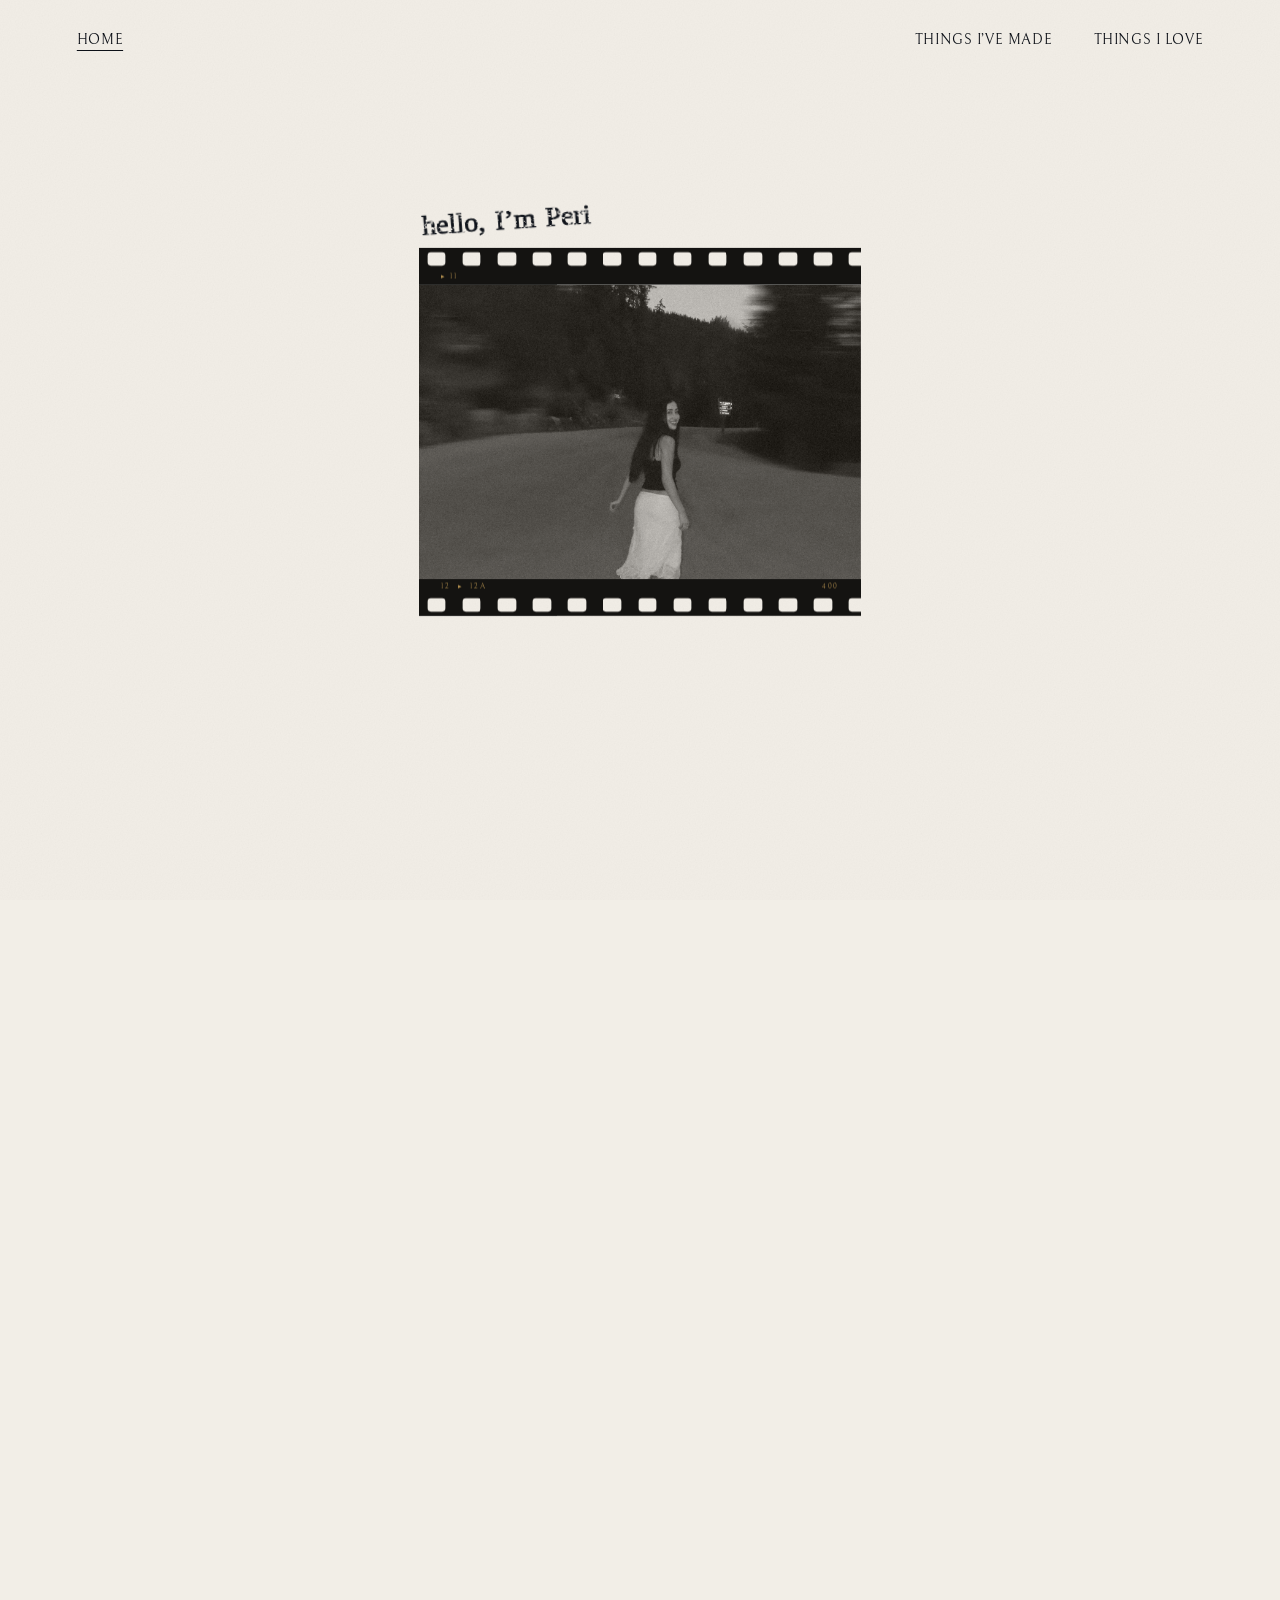
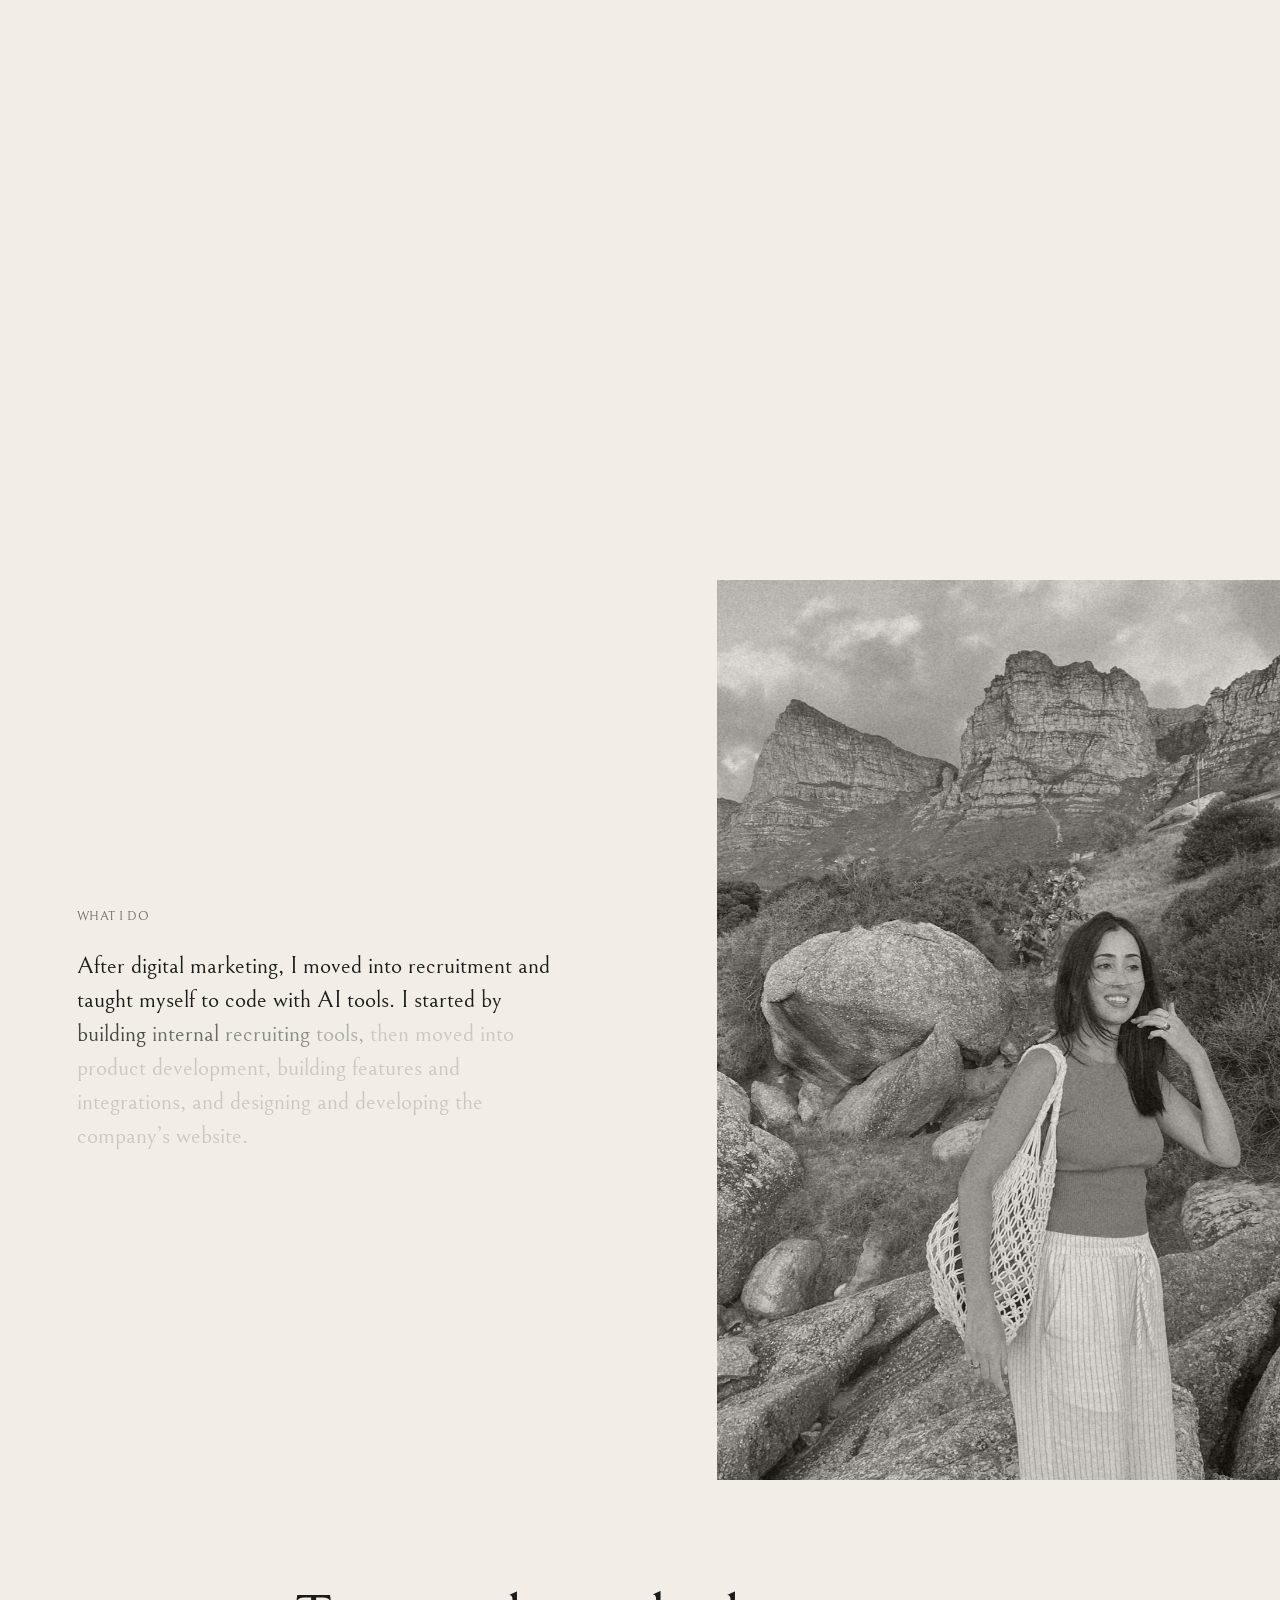
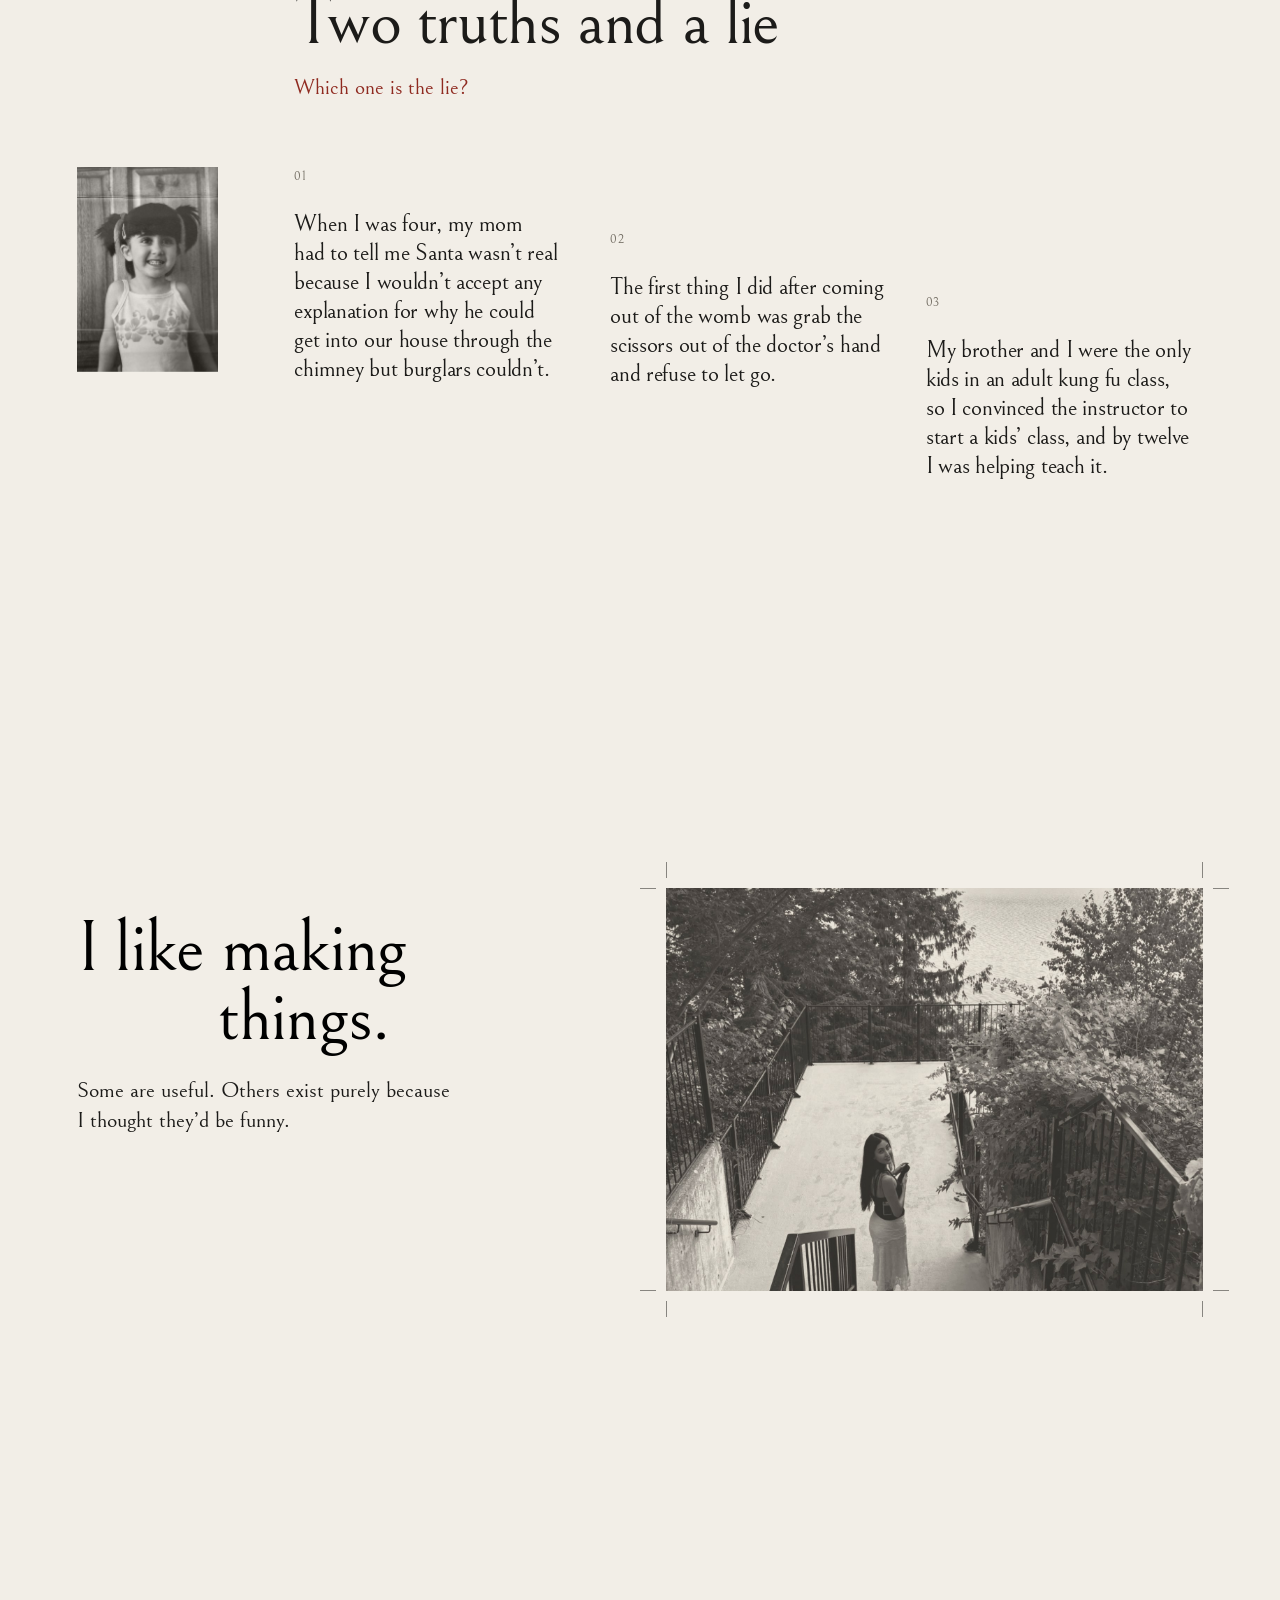
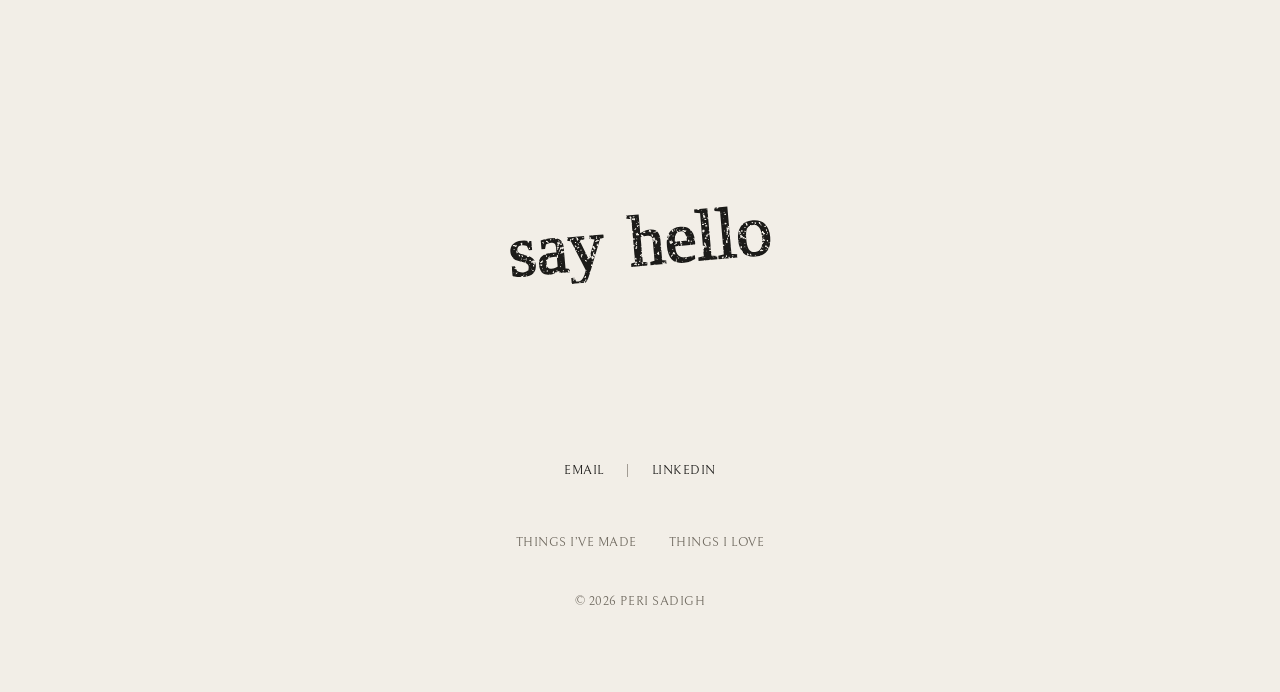
<file: index.html>
<!doctype html><html lang="en"><head><meta charset="utf-8"><meta name="viewport" content="width=device-width,initial-scale=1">
<title>Peri Sadigh</title>
<meta name="description" content="I like making things. Some are useful. Others exist purely because I thought they’d be funny.">
<meta name="theme-color" content="#f2eee7">
<link rel="icon" href="assets/favicon.svg" type="image/svg+xml"><link rel="apple-touch-icon" href="assets/apple-touch-icon.png">
<meta property="og:type" content="website"><meta property="og:site_name" content="Peri Sadigh"><meta property="og:title" content="Peri Sadigh"><meta property="og:description" content="I like making things. Some are useful. Others exist purely because I thought they’d be funny."><meta property="og:url" content="https://perisadigh.com/"><meta property="og:image" content="https://perisadigh.com/assets/img/og.jpg"><meta property="og:image:width" content="1200"><meta property="og:image:height" content="630"><meta name="twitter:card" content="summary_large_image">
<link href="https://fonts.googleapis.com/css2?family=Bellefair&family=Homemade+Apple&display=swap" rel="stylesheet">
<style>
:root{--paper:#f2eee7;--ink:#1c1b19;--mu:#6f695f;--red:#8f2a20;--serif:"Bellefair","Cormorant Garamond",Georgia,serif;--cap:"Bellefair","Cormorant Garamond",Georgia,serif;--hand:"Homemade Apple","Brush Script MT",cursive;--ink-tex:url([data-uri])}
/* handwriting set heavier, with a dry-ink speckle */
.s1 .hi,.s4 .hi,.card .note,.s2 .verdict .w,.hello{-webkit-text-stroke:.026em currentColor;paint-order:stroke fill;word-spacing:.1em;-webkit-mask:var(--ink-tex) 0 0/170px;mask:var(--ink-tex) 0 0/170px}
*{box-sizing:border-box}html{background:var(--paper)}body{margin:0;color:var(--ink);font:400 1.2rem/1.5 var(--serif);-webkit-font-smoothing:antialiased}
p,h1,h2,ol,figure{margin:0;padding:0}img{display:block;width:100%;height:100%;object-fit:cover}
body::after{content:"";position:fixed;inset:0;pointer-events:none;z-index:50;background:url(assets/grain.png) 0 0/220px 220px}
.cap{font:400 .8rem/1.5 var(--cap);letter-spacing:.04em;text-transform:uppercase}header.cap{font-size:.9rem}
.mu{color:var(--mu)}
a{color:inherit;text-decoration:none}
::selection{background:var(--red);color:var(--paper)}
p,li{text-wrap:pretty}
@media (prefers-reduced-motion:no-preference){html{scroll-behavior:smooth;scroll-padding-top:5.5rem}}
header{position:fixed;top:0;left:0;right:0;z-index:40;display:flex;justify-content:space-between;padding:1.8rem 6vw;color:#fff;mix-blend-mode:difference;transition:transform .7s var(--e)}header.away{transform:translateY(-130%)}
header nav{display:flex;gap:2.6rem}header a[aria-current]{text-decoration:underline;text-underline-offset:.4em}
.spread{position:relative;min-height:100svh;overflow:hidden}

/* 0: quiet feature page: headline aligned to the top of a photographic plate, the standfirst to its foot */
.s0 h1{position:absolute;left:6vw;top:15vh;margin:0;z-index:3;color:var(--paper);mix-blend-mode:difference;font:400 clamp(2.6rem,5.6vw,6.8rem)/.96 var(--serif);letter-spacing:-.01em}
.s0 h1 .ln:nth-child(2){padding-left:11vw}
.s0 .stand{position:absolute;left:6vw;top:calc(15vh + 12.6vw);width:min(27rem,31vw);font:400 clamp(1.3rem,1.75vw,1.8rem)/1.34 var(--serif);text-wrap:pretty;z-index:3}
.s0 figure{position:absolute;left:52vw;top:12vh;width:42vw;aspect-ratio:4/3;z-index:1}
.s0 figure img{object-position:50% 50%}
.s0 .foot{bottom:6vh;left:6vw}

/* 1: the sentence set small and wide; a larger photo with "about" written across its edge */
.s1 .say{position:absolute;left:8vw;top:24vh;width:min(23.5rem,46vw);font:400 .98rem/2 var(--cap);letter-spacing:.04em;text-transform:uppercase;text-align:justify;text-align-last:justify;hyphens:none}
.s1 figure{position:absolute;right:7vw;top:17vh;width:41vw;aspect-ratio:4/3}
.s1 .hi{position:absolute;left:53.6vw;top:calc(17vh + 30.75vw - 10.5vw);z-index:2;color:var(--paper);font:400 clamp(3.2rem,5.6vw,5.8rem)/1 var(--hand);transform:rotate(-6deg);white-space:nowrap}
.foot{position:absolute;left:6vw;bottom:6vh;display:flex;gap:3rem}


/* 3: experience: mirrors the game, the photo bleeds off the right and the words sit in the paper */
.s3{display:grid;grid-template-columns:1fr 44%}
.s3 figure{grid-column:2;grid-row:1;height:100svh}
.s3 .t{grid-column:1;grid-row:1;align-self:center;padding:8vh 6vw 8vh 6vw;max-width:46rem}
.s3 .para{font-size:1.5rem;line-height:1.42;margin:1.4rem 0 0;max-width:30rem}
.s3 .roles{list-style:none;max-width:31rem}
.s3 .roles li{display:grid;grid-template-columns:1fr auto;column-gap:1.5rem;row-gap:.15rem;padding:.6rem 0}.s3 .roles .w{grid-column:1;color:var(--mu)}.s3 .roles .d{grid-column:2;grid-row:1}
/* 4: say hello written across the edge of a photo */
.s4{min-height:68svh}
.s4 .hi{position:absolute;left:50%;top:14svh;translate:-50% 0;font:400 clamp(3rem,5.6vw,5.4rem)/1 var(--hand);transform:rotate(-5deg);white-space:nowrap}
.s4 .links{position:absolute;left:0;right:0;bottom:23svh;display:flex;justify-content:center;gap:1.4rem}
.s4 .pgs{position:absolute;left:0;right:0;bottom:15svh;display:flex;justify-content:center;flex-wrap:wrap;gap:.6rem 2rem;padding:0 16px}.s4 .pgs a{background:linear-gradient(currentColor,currentColor) 0 100%/0 1px no-repeat;padding-bottom:.35em;transition:background-size .6s var(--e)}.s4 .pgs a:hover,.s4 .pgs a:focus-visible{background-size:100% 1px}
.s4 .links a{color:var(--ink)}.s4 .links span{color:var(--mu)}
.s4 .fine{position:absolute;left:0;right:0;bottom:9svh;text-align:center}

/* rhythm: each section a different composition, like turning pages */
/* 1: the road photo runs the full width; the sentence sits under it, to the right */
.s1{min-height:auto;padding:17vh 6vw 14vh 0}
.s1 .stage{display:grid;grid-template-columns:54vw 1fr;column-gap:5vw;align-items:end}
.s1 .ghost,.s1 .cover{display:none}
.s1 figure{grid-area:1/1;position:relative;right:auto;top:auto;width:100%;aspect-ratio:4/3;margin:0}
.s1 figure img{object-position:50% 50%}
.s1 .hi{grid-area:1/1;position:relative;left:auto;top:auto;z-index:2;align-self:end;justify-self:start;margin:0 0 3vw 6vw;font-size:clamp(5.5rem,9vw,9.5rem)}
.s1 .say{grid-area:1/2;position:static;align-self:center;width:min(23.5rem,100%);margin:0}
@media (max-width:760px){
header{position:absolute;color:inherit;mix-blend-mode:normal;padding:1.2rem 16px;flex-direction:column;gap:.8rem}header.cap{font-size:.66rem}header nav{gap:.95rem;flex-wrap:nowrap}
.spread{min-height:auto;padding:0 16px}
.foot{position:static;margin-top:2.5rem}.s1{padding-top:9rem;padding-bottom:4rem}.s1 .say,.s1 figure,.s4 .hi,.s4 .links,.s4 .pgs,.s4 .fine{position:static;width:auto}
.s1 .say{font-size:.74rem;line-height:2}.s1 figure{width:calc(100% + 16px);margin:3.5rem -16px 0 0}.s1 .hi{position:relative;left:auto;top:auto;z-index:2;margin:-6rem 0 0 6%;font-size:4.8rem;transform:rotate(-6deg)}.s1 .foot{margin-top:4rem}
.s3{display:block;padding:0}.s3 figure{height:auto;aspect-ratio:4/5;width:100%}.s3 .t{padding:3rem 16px 1rem}.s3 .foot{padding:0 16px 4rem}
.s3 .para{margin:1.2rem 0 2.5rem;font-size:1.25rem}
.s4{padding:4rem 0 3rem}.s4 .hi{position:relative;left:auto;top:auto;translate:none;width:fit-content;margin:0 auto;font-size:4.6rem}.s4 .links{margin-top:3rem}.s4 .pgs{margin-top:1.6rem}.s4 .fine{margin-top:1.6rem}
}
@media (max-width:760px){.s0{min-height:auto;padding:5rem 16px 0}.s0 h1,.s0 .stand,.s0 figure{position:static;width:auto;translate:none}.s0 h1{font-size:10.5vw;mix-blend-mode:normal;color:var(--ink)}.s0 h1 .ln:nth-child(2){padding-left:12vw}.s0 figure{width:100%;margin:2.4rem 0 0}.s0 .stand{margin-top:1.6rem;font-size:1.4rem;max-width:20rem}.s0 .foot{margin-top:2.5rem}
}
@media (max-width:760px){
.s1{padding:8rem 16px 4rem}.s1 .stage{display:flex;flex-direction:column;align-items:stretch}.s1 .ghost{aspect-ratio:4/3;width:calc(100% + 32px);margin:0 -16px;order:1}.s1 .hi{align-self:flex-start;justify-self:auto}.s1 .say{align-self:stretch}.s1 figure{height:auto;aspect-ratio:4/3;width:calc(100% + 32px);margin:0 -16px}.s1 .hi{position:relative;left:auto;top:auto;order:2;margin:-6.6rem 0 0 4%;font-size:5rem;z-index:2}.s1 .say{order:3;width:auto;margin:3rem 0 0}.s1 .foot{order:4}
}

/* motion: one easing curve, three gestures (lines rise, plates open, nav underline draws) */
:root{--e:cubic-bezier(.2,.7,.2,1)}
header nav a{background:linear-gradient(currentColor,currentColor) 0 100%/0 1px no-repeat;padding-bottom:.35em;transition:background-size .6s var(--e)}header nav a:hover,header nav a:focus-visible{background-size:100% 1px}
.js .ln{display:block;overflow:hidden;padding:0 .14em .42em 0;margin:0 -.14em -.42em 0}.js .ln>span{display:block;transform:translateY(108%)}
.js .s0.in .ln>span{transform:none;transition:transform .95s var(--e)}.js .s0.in .ln:nth-child(2)>span{transition-delay:.08s}
.js .rv{overflow:hidden}.js .rv img{will-change:transform,opacity;opacity:0;transform:translate3d(0,1.6rem,0) scale(1.1);transform-origin:50% 100%}
.js .rv.in img{opacity:1;transform:scale(1.04) translateY(var(--py,0px));transition:opacity .8s var(--e),transform 1.15s var(--e)}
.js .rv.in.settled img{transition:none}
@media (prefers-reduced-motion:reduce){.js .ln>span{transform:none!important;transition:none!important}.js .rv img{opacity:1!important;transform:none!important}}

/* 2: two truths and a lie, marked up in red pen like a proof */
.s2{display:block;min-height:100svh;padding:12vh 6vw 9vh;position:relative}
.s2 .kid{position:absolute;left:6vw;top:46vh;width:11vw;aspect-ratio:1200/1749}
.s2 .g{margin-left:17vw;display:grid;grid-template-columns:repeat(3,minmax(0,1fr));column-gap:3vw;align-items:start}
.s2 .g>h2,.s2 .g>.ask{grid-column:1/-1}.s2 ol{display:contents}.s2 li{grid-row:3}.s2 li:nth-child(1){grid-column:1}.s2 li:nth-child(2){grid-column:2;margin-top:7vh}.s2 li:nth-child(3){grid-column:3;margin-top:14vh}
.s2 h2{font:400 clamp(2.9rem,5.4vw,5.6rem)/1 var(--serif);letter-spacing:-.02em;text-transform:none;margin-bottom:.9rem}
.s2 .ask{color:var(--red);font-size:clamp(1.3rem,1.7vw,1.7rem);margin-bottom:7vh}
.s2 ol{list-style:none}
.s2 li{position:relative}
.card{position:relative;display:grid;grid-template-columns:1fr;width:100%;padding:0;border:0;background:none;color:inherit;font:inherit;text-align:left;cursor:pointer}
.card .no{padding:0 0 .7rem;min-height:2.7rem;transition:opacity .5s}
.card .s{display:block;max-width:none;text-wrap:balance;font:400 clamp(1.3rem,min(1.85vw,3.4vh),2.1rem)/1.22 var(--serif);letter-spacing:-.012em}
.card .tx{text-decoration:underline;text-decoration-thickness:1px;text-underline-offset:.2em;text-decoration-color:transparent;transition:text-decoration-color .5s,color .6s;background:linear-gradient(var(--red),var(--red)) 0 57%/0 1.5px no-repeat;-webkit-box-decoration-break:clone;box-decoration-break:clone}
.g:not(.picked) .card:hover .tx,.g:not(.picked) .card:focus-visible .tx{text-decoration-color:rgba(28,27,25,.45)}
.card .ring{position:absolute;left:0;top:0;overflow:visible;pointer-events:none}
.card .ring path{fill:none;stroke:var(--red);stroke-width:2.2;stroke-linecap:round;stroke-linejoin:round;stroke-dasharray:1;stroke-dashoffset:1;transition:stroke-dashoffset .4s cubic-bezier(.45,0,.25,1)}
.card .ring.on path{stroke-dashoffset:0}
.card .note{position:absolute;left:0;top:-.5rem;font:400 1.7rem/1 var(--hand);color:var(--mu);opacity:0;transform:rotate(-7deg) translateY(.5rem);transform-origin:0 100%;transition:opacity .4s,transform .6s var(--e)}
.card[data-lie] .note{color:var(--red)}
.revealed .card .note{opacity:1;transform:rotate(-7deg)}
.revealed .card .no{opacity:0}
.revealed .card[data-lie] .tx{color:var(--mu);background-size:100% 1.5px;transition:background-size .5s .05s cubic-bezier(.6,0,.3,1),color .4s .05s}
.card .x{display:none;color:var(--red);margin-top:.9rem;font-size:clamp(1.15rem,1.4vw,1.5rem);line-height:1.3}
.revealed .card .x{display:block}
.s2 .verdict{grid-column:1 / span 2;grid-row:3;align-self:end;margin:1.2rem 0 0;min-height:4.5rem;display:flex;align-items:baseline;gap:1.8rem}
.s2 .verdict .w{font:400 clamp(1.6rem,2.3vw,2.5rem)/1 var(--hand);white-space:nowrap;color:var(--red);opacity:0;transform:rotate(-4deg);transition:opacity .7s .5s}
.revealed .verdict .w{opacity:1}
.s2 .again{border:0;background:none;padding:0;color:var(--red);cursor:pointer;visibility:hidden;text-decoration:underline;text-underline-offset:.4em}
.revealed .again{visibility:visible}
.s2 .kf{position:absolute;right:6vw;top:11vh;width:clamp(7.5rem,9.5vw,11.5rem);aspect-ratio:900/1293}
.s2 .kf[hidden]{display:none}
.s2 .foot{left:6vw}

/* two truths: motion */
.js .s2 li.fd.in{transition-delay:var(--d,0s)}
.card{transition:transform .6s var(--e),opacity .6s}
.g:not(.picked) .card:hover,.g:not(.picked) .card:focus-visible{transform:translateX(.45rem)}
.g:not(.picked):has(.card:hover) .card:not(:hover){opacity:.5}
.picked:not(.revealed) .card:not(.chosen){opacity:.35}
.card .note{clip-path:inset(-30% 100% -30% -15%)}
.revealed .card .note{clip-path:inset(-30% -30% -30% -15%);transition:clip-path .55s cubic-bezier(.5,0,.2,1),opacity .15s,transform .6s var(--e)}
.revealed .card[data-lie]{animation:shudder .5s cubic-bezier(.3,0,.2,1)}
@keyframes shudder{0%{transform:none}18%{transform:translateX(-.45rem) rotate(-.5deg)}38%{transform:translateX(.35rem) rotate(.4deg)}60%{transform:translateX(-.2rem)}100%{transform:none}}
.s2 .verdict .w{clip-path:inset(-40% 100% -40% -10%);transition:none}
.revealed .verdict .w{clip-path:inset(-40% -20% -40% -10%);transition:clip-path .5s cubic-bezier(.4,0,.2,1);opacity:1}
.s2 .kf img{display:block;width:100%;filter:sepia(.7) brightness(1.9) contrast(.45) blur(7px);transform:rotate(2.5deg) scale(1.04);transition:none}
.s2 .kf.in img{filter:none;transform:none;transition:filter 1.5s .1s var(--e),transform 1.3s .1s var(--e)}
@media (prefers-reduced-motion:reduce){.card .note,.s2 .verdict .w{clip-path:none!important}.revealed .card[data-lie]{animation:none}.s2 .kf img{filter:none;transform:none}}
/* crop marks around the opening plate */
.s0 .marks{position:absolute;left:calc(52vw - 26px);top:calc(12vh - 26px);width:calc(42vw + 52px);aspect-ratio:auto;height:calc(42vw*3/4 + 52px);z-index:2;pointer-events:none;opacity:0;transition:opacity .8s .8s;--k:rgba(28,27,25,.5);background:
linear-gradient(var(--k),var(--k)) 0 26px/16px 1px no-repeat,linear-gradient(var(--k),var(--k)) 26px 0/1px 16px no-repeat,
linear-gradient(var(--k),var(--k)) 100% 26px/16px 1px no-repeat,linear-gradient(var(--k),var(--k)) calc(100% - 26px) 0/1px 16px no-repeat,
linear-gradient(var(--k),var(--k)) 0 calc(100% - 26px)/16px 1px no-repeat,linear-gradient(var(--k),var(--k)) 26px 100%/1px 16px no-repeat,
linear-gradient(var(--k),var(--k)) 100% calc(100% - 26px)/16px 1px no-repeat,linear-gradient(var(--k),var(--k)) calc(100% - 26px) 100%/1px 16px no-repeat}
.s0.in .marks{opacity:1}
.s4 .links a{background:linear-gradient(currentColor,currentColor) 0 100%/0 1px no-repeat;padding-bottom:.4em;transition:background-size .6s var(--e)}.s4 .links a:hover,.s4 .links a:focus-visible{background-size:100% 1px}
/* script words are written across, left to right; the rest of the page fades up */
.js .hi{clip-path:inset(-60% 100% -60% -25%)}
.js .hi.in,.js .rv.in~.hi{clip-path:inset(-60% -25% -60% -25%);transition:clip-path 1.05s cubic-bezier(.5,0,.2,1) .1s}
.js .fd{opacity:0;transform:translateY(.8rem)}.js .fd.in{opacity:1;transform:none;transition:opacity .6s var(--e),transform .75s var(--e)}
@media (prefers-reduced-motion:reduce){.js .hi{clip-path:none!important}.js .fd{opacity:1!important;transform:none!important}.card .ring path{transition:none}.s0 .marks{transition:none}}
@media (max-width:760px){
.s2{padding:4rem 16px 6rem;min-height:auto}.s2 .kid{position:static;width:38%;margin:0}.s2 .g{display:block;margin:3rem 0 0}.s2 ol{display:block}.s2 .ask{margin-bottom:3rem}
.s2 li:nth-child(n){margin:0}.s2 li:nth-child(n+2){margin-top:3.2rem}.card{grid-template-columns:1fr}
.card .s{max-width:none;font-size:1.65rem}.card .no{padding:0 0 .5rem;min-height:0}.card .note{position:static;display:none;font-size:2.6rem;margin-bottom:.3rem}
.revealed .card .note{display:block}.revealed .card .no{display:none}
.s2 .verdict{margin:3rem 0 0}.s2 .kf{position:static;translate:none;width:62%;margin:1.6rem 0 0}.s0 .marks{display:none}
}

/* intro: one film frame sits on the paper; scrolling grows it to full-bleed, then it settles into the page */
.js .intro:not(.live):not(.static){visibility:hidden}
.s1.live{padding:0;height:420vh;min-height:0;overflow:visible}
.s1.live .stage{position:sticky;top:0;height:100svh;width:100%;overflow:hidden;overflow:clip;padding:0 6vw 0 0;align-content:center;background:var(--paper)}
.s1.live .ghost{display:block;grid-area:1/1;aspect-ratio:4/3;width:100%;visibility:hidden}
.s1.live .ph{position:absolute;grid-area:auto;margin:0;z-index:1;left:0;top:0;width:100%;height:100%;aspect-ratio:auto;overflow:visible}
.s1.live .hi{z-index:2;clip-path:inset(-60% 100% -60% -25%)}
.s1.live .say{opacity:0;will-change:transform,opacity}
.fb{position:absolute;left:0;right:0;height:var(--b,30px);background:#151412;z-index:2;will-change:transform}.s1.live:not(.in) .fb{opacity:0}
.fb.t{top:0;background-image:url("data:image/svg+xml,%3Csvg xmlns='http://www.w3.org/2000/svg' viewBox='0 0 100 100' preserveAspectRatio='none'%3E%3Crect x='24' y='13' width='52' height='36' rx='9' fill='%23f2eee7'/%3E%3C/svg%3E");background-size:calc(var(--b,30px)*.95) 100%;background-repeat:repeat-x}
.fb.b{bottom:0;background-image:url("data:image/svg+xml,%3Csvg xmlns='http://www.w3.org/2000/svg' viewBox='0 0 100 100' preserveAspectRatio='none'%3E%3Crect x='24' y='51' width='52' height='36' rx='9' fill='%23f2eee7'/%3E%3C/svg%3E");background-size:calc(var(--b,30px)*.95) 100%;background-repeat:repeat-x}
.fb span{position:absolute;font:500 calc(var(--b,30px)*.2)/1 var(--cap);letter-spacing:.22em;color:#cfa65a;opacity:.85;white-space:nowrap}
.fb.t span{left:5%;bottom:11%}.fb.b span{left:5%;top:11%}.fb.b span+span{left:auto;right:5%}
.s1.live .ph img{opacity:0}
.s1.live.in .ph img{animation:frameIn 1.5s var(--e) both}.s1.live.in .fb{animation:fbIn 1.2s .3s var(--e) backwards}
@keyframes frameIn{from{opacity:0;filter:blur(10px);transform:scale(1.05)}to{opacity:1;filter:blur(0);transform:none}}
@keyframes fbIn{from{opacity:0}to{opacity:1}}
.hello{position:absolute;left:0;top:0;z-index:6;font:400 clamp(1.4rem,2.2vw,2.3rem)/1 var(--hand);color:#fff;mix-blend-mode:difference;white-space:nowrap;transform-origin:0 50%;will-change:transform,opacity;pointer-events:none;clip-path:inset(-60% 100% -60% -10%)}
.hello.go{animation:write 1.4s cubic-bezier(.5,0,.2,1) both}
@keyframes write{from{clip-path:inset(-60% 100% -60% -10%)}to{clip-path:inset(-60% -10% -60% -10%)}}
.cue{position:absolute;left:50%;bottom:5vh;translate:-50% 0;z-index:6;color:#fff;mix-blend-mode:difference;display:flex;flex-direction:column;align-items:center;gap:.7rem;opacity:0;pointer-events:none}.cue.go{animation:cue .9s .1s backwards;opacity:1}
.cue::after{content:"";width:1px;height:2.6rem;background:currentColor;transform-origin:50% 0;animation:drip 1.8s .3s var(--e) infinite}
@keyframes cue{from{opacity:0}}@keyframes drip{0%{transform:scaleY(0)}55%{transform:scaleY(1)}100%{transform:scaleY(1);opacity:0}}
@media (max-width:760px){
.s1.live{padding:0}.s1.live .stage{padding:0 16px;align-content:center;justify-content:stretch;display:grid;grid-template-columns:1fr}
.s1.live .ghost,.s1.live .hi,.s1.live .say{grid-area:auto}.s1.live .ghost{display:block;width:calc(100% + 32px);margin:0 -16px}
.s1.live .hi{margin:-6.6rem 0 0 4%;justify-self:start;align-self:start}
.s1.live .say{margin:2.4rem 0 0}
}
@media (max-width:760px){.hello{font-size:1.05rem}}
</style></head><body>
<script>document.documentElement.classList.add("js")</script>
<script src="assets/lenis.min.js"></script><script src="assets/motion.js"></script>
<header class="cap"><a href="index.html" aria-current="page">Home</a><nav aria-label="Pages"><a href="work.html">Things I&rsquo;ve made</a><a href="things-i-love.html">Things I love</a></nav></header>

<section class="spread s1 intro" id="intro">
  <div class="stage">
    <div class="ghost" aria-hidden="true"></div>
    <figure class="ph"><img src="assets/img/a/road-blur.jpg" alt="Peri on a road at dusk, looking back over her shoulder, the trees blurred behind her"><i class="fb t" aria-hidden="true"><span>&#9656; 11</span></i><i class="fb b" aria-hidden="true"><span>12 &nbsp;&#9656;&nbsp; 12A</span><span>400</span></i></figure>
    <p class="hi" aria-hidden="true">about</p>
    <p class="say fd">I studied biomedical science, then got a job in digital marketing and somehow ended up building software at a startup.</p>
    <p class="hello" aria-hidden="true">hello, I&rsquo;m Peri</p>
    <p class="cue cap" aria-hidden="true">Scroll</p>
  </div>
</section>
<script>
(function(){
var sec=document.getElementById('intro');if(!sec)return;
if(matchMedia('(prefers-reduced-motion: reduce)').matches){sec.classList.add('static');return}
try{
var L=window.__lenis,intro=scrollY<5,dd=document.documentElement;if(intro){if(L)L.stop();else dd.style.overflow='hidden'}
var stage=sec.querySelector('.stage'),ph=sec.querySelector('.ph'),ghost=sec.querySelector('.ghost'),hi=sec.querySelector('.hi'),say=sec.querySelector('.say'),hello=sec.querySelector('.hello'),cue=sec.querySelector('.cue'),fbt=ph.querySelector('.fb.t'),fbb=ph.querySelector('.fb.b');
say.classList.remove('fd');
var vw,vh,R,H,S,B,HS,tgt=0,cur=0,last=0,run=false;
function measure(){var sr=stage.getBoundingClientRect(),g=ghost.getBoundingClientRect(),h=hi.getBoundingClientRect();vw=sr.width;vh=sr.height;
 R={l:g.left-sr.left,t:g.top-sr.top,w:g.width,h:g.height};H={x:h.left-sr.left,y:h.top+h.height/2-sr.top,fs:parseFloat(getComputedStyle(hi).fontSize)};
 var w0=vw<760?vw*.7:Math.min(vw*.34,560);B=w0*.085;var h0=w0/1.5+2*B;S={l:(vw-w0)/2,t:(vh-h0)/2-vh*.02,w:w0,h:h0};
 ph.style.setProperty('--b',B.toFixed(1)+'px');
 HS=parseFloat(getComputedStyle(hello).fontSize);hello.style.left=S.l+'px';hello.style.top=(S.t-HS*1.35)+'px'}
function ez(t){t=t<0?0:t>1?1:t;return t<.5?4*t*t*t:1-Math.pow(-2*t+2,3)/2}
function seg(p,a,b){return p<=a?0:p>=b?1:(p-a)/(b-a)}
function lerp(a,b,t){return a+(b-a)*t}
function draw(p){
 var g=ez(seg(p,.06,.42)),m=ez(seg(p,.5,.76)),l,t,w,h;
 if(p<.5){l=lerp(S.l,0,g);t=lerp(S.t,0,g);w=lerp(S.w,vw,g);h=lerp(S.h,vh,g)}else{l=lerp(0,R.l,m);t=lerp(0,R.t,m);w=lerp(vw,R.w,m);h=lerp(vh,R.h,m)}
 ph.style.left=l+'px';ph.style.top=t+'px';ph.style.width=w+'px';ph.style.height=h+'px';
 var bd=ez(seg(p,.08,.36)),bo=p>.5?0:1-seg(p,.36,.46);fbt.style.opacity=fbb.style.opacity=bo;fbt.style.transform='translate3d(0,'+(-bd*100)+'%,0)';fbb.style.transform='translate3d(0,'+(bd*100)+'%,0)';
 var tr=ez(seg(p,.2,.62));hello.style.transform='translate3d('+((H.x-S.l)*tr).toFixed(1)+'px,'+((H.y-(S.t-HS*1.35)-HS*.5)*tr).toFixed(1)+'px,0) scale('+lerp(1,Math.min(H.fs/HS*.62,(innerWidth-H.x-16)/(hello.offsetWidth||1)),tr).toFixed(3)+') rotate('+lerp(-4,-6,tr).toFixed(1)+'deg)';
 hello.style.opacity=1-ez(seg(p,.56,.7));
 cue.style.opacity=p>.005?(1-seg(p,.01,.07)):'';
 var w2=ez(seg(p,.66,.84));hi.style.clipPath='inset(-60% '+lerp(100,-25,w2).toFixed(1)+'% -60% -25%)';
 var q=ez(seg(p,.76,.92));say.style.opacity=q;say.style.transform='translate3d(0,'+((1-q)*18).toFixed(1)+'px,0)';
 sec.style.setProperty('--p',p.toFixed(4));
}
function read(){var r=sec.getBoundingClientRect(),span=sec.offsetHeight-innerHeight;tgt=span>0?Math.min(1,Math.max(0,-r.top/span)):0}
function tick(now){var dt=Math.min(.05,(now-last)/1000||.016);last=now;cur+=(tgt-cur)*(1-Math.exp(-dt*9));if(Math.abs(tgt-cur)<.0004)cur=tgt;draw(cur);if(cur!==tgt)requestAnimationFrame(tick);else run=false}
function kick(){read();if(!run){run=true;last=performance.now();requestAnimationFrame(tick)}}
sec.classList.add('live');measure();read();cur=tgt;draw(cur);
function release(){if(L)L.start();else dd.style.overflow=''}
if(intro){var go=false,start=function(){if(go)return;go=true;measure();draw(cur);sec.classList.add('in');setTimeout(function(){hello.classList.add('go')},900);setTimeout(function(){cue.classList.add('go')},1900);setTimeout(release,2100)};
 if(document.fonts&&document.fonts.ready){document.fonts.ready.then(start);setTimeout(start,1400)}else start()}
else{sec.classList.add('in');hello.classList.add('go');cue.classList.add('go')}
addEventListener('scroll',kick,{passive:true});
addEventListener('resize',function(){measure();kick();draw(cur)});
addEventListener('load',function(){measure();draw(cur)});
if(document.fonts&&document.fonts.ready)document.fonts.ready.then(function(){measure();draw(cur)});
}catch(e){sec.classList.remove('live');sec.classList.add('static');if(window.console)console.error(e)}
})();
</script>

<section class="spread s3">
  <div class="t fd">
    <p class="cap mu">What I do</p>
    <p class="para" data-fill>After digital marketing, I moved into recruitment and taught myself to code with AI tools. I started by building internal recruiting tools, then moved into product development, building features and integrations, and designing and developing the company&rsquo;s website.</p>
  </div>
  <figure class="rv"><img src="assets/img/a/hike2.jpg" alt="Peri on the rocks below the mountains"></figure>
</section>

<section class="spread s2">
  <figure class="rv kid"><img src="assets/img/a/kid-tall.jpg" alt="Peri as a little girl in pigtails"></figure>
  <div class="g">
    <h2>Two truths and a lie</h2>
    <p class="ask">Which one is the lie?</p>
    <ol>
      <li class="fd" style="--d:.16s"><button class="card" type="button" aria-pressed="false"><span class="no cap mu">01</span><span class="note" aria-hidden="true">true</span><span class="s"><span class="tx">When I was four, my mom had to tell me Santa wasn&rsquo;t real because I wouldn&rsquo;t accept any explanation for why he could get into our house through the chimney but burglars couldn&rsquo;t.</span><span class="x">I then went to school and accidentally ruined Santa for the other kids.</span></span><svg class="ring" aria-hidden="true"><path/></svg></button></li>
      <li class="fd" style="--d:.34s"><button class="card" type="button" aria-pressed="false"><span class="no cap mu">02</span><span class="note" aria-hidden="true">true</span><span class="s"><span class="tx">The first thing I did after coming out of the womb was grab the scissors out of the doctor&rsquo;s hand and refuse to let go.</span></span><svg class="ring" aria-hidden="true"><path/></svg></button></li>
      <li class="fd" style="--d:.52s"><button class="card" type="button" aria-pressed="false" data-lie><span class="no cap mu">03</span><span class="note" aria-hidden="true">the lie</span><span class="s"><span class="tx">My brother and I were the only kids in an adult kung fu class, so I convinced the instructor to start a kids&rsquo; class, and by twelve I was helping teach it.</span><span class="x">(I was basically a kung fu master before the age of 12 though)</span></span><svg class="ring" aria-hidden="true"><path/></svg></button></li>
    </ol>
    <figure class="kf rv" hidden><img src="assets/img/a/kungfu.jpg" alt="A boy and a girl in black kung fu uniforms with yellow belts, standing arm in arm"></figure>
    <div class="verdict" aria-live="polite"><span class="w"></span><button class="again cap" type="button">Play again</button></div>
  </div>
</section>

<section class="spread s0">
  <h1 aria-label="I like making things."><span class="ln" aria-hidden="true"><span>I like making</span></span><span class="ln" aria-hidden="true"><span>things.</span></span></h1>
  <p class="stand fd">Some are useful. Others exist purely because I&nbsp;thought they&rsquo;d be funny.</p>
  <figure class="rv"><img src="assets/img/a/opening.jpg" alt="Peri at the top of a stone path that steps down through the trees towards the sea"></figure>
  <div class="marks" aria-hidden="true"></div>
</section>

<section class="spread s4">
  <p class="hi">say hello</p>
  <p class="links cap fd"><a href="mailto:perisadigh21@gmail.com">Email</a><span>|</span><a href="https://www.linkedin.com/in/perisadigh/" target="_blank" rel="noopener">LinkedIn</a></p>
  <nav class="pgs cap mu" aria-label="Pages"><a href="work.html">Things I&rsquo;ve made</a><a href="things-i-love.html">Things I love</a></nav>
  <p class="fine cap mu">&copy; <span data-year>2026</span> Peri Sadigh</p>
</section>
<script>
var g=document.querySelector('.g'),cs=[].slice.call(g.querySelectorAll('.card')),kf=g.querySelector('.kf'),vw=g.querySelector('.verdict .w'),rm0=matchMedia('(prefers-reduced-motion: reduce)').matches;
function ringPath(w,h){var pad=innerWidth<760?7:16,W=w+pad*4,H=h+pad*4,cx=W/2,cy=H/2,rx=w/2+pad*1.25,ry=h/2+pad*.85,N=40,turns=1.08,st=-2.5+Math.random()*.5,rot=(Math.random()-.5)*.1,P=[];
for(var i=0;i<=N*turns;i++){var t=st+i/N*Math.PI*2,k=1+.07*(i/(N*turns))+.025*Math.sin(i*.8+1),x=rx*k*Math.cos(t),y=ry*k*Math.sin(t);P.push([cx+x*Math.cos(rot)-y*Math.sin(rot),cy+x*Math.sin(rot)+y*Math.cos(rot)])}
var d='M'+P[0][0].toFixed(1)+' '+P[0][1].toFixed(1);for(var j=0;j<P.length-1;j++){var p0=P[Math.max(0,j-1)],p1=P[j],p2=P[j+1],p3=P[Math.min(P.length-1,j+2)];d+='C'+(p1[0]+(p2[0]-p0[0])/6).toFixed(1)+' '+(p1[1]+(p2[1]-p0[1])/6).toFixed(1)+' '+(p2[0]-(p3[0]-p1[0])/6).toFixed(1)+' '+(p2[1]-(p3[1]-p1[1])/6).toFixed(1)+' '+p2[0].toFixed(1)+' '+p2[1].toFixed(1)}
return {d:d,W:W,H:H,pad:pad}}
cs.forEach(function(c){c.addEventListener('click',function(){if(g.classList.contains('picked'))return;g.classList.add('picked');c.classList.add('chosen');c.setAttribute('aria-pressed','true');
var r=c.getBoundingClientRect(),s=c.querySelector('.tx').getBoundingClientRect(),rg=ringPath(s.width,s.height),svg=c.querySelector('.ring'),p=svg.querySelector('path');
svg.setAttribute('width',rg.W);svg.setAttribute('height',rg.H);svg.setAttribute('viewBox','0 0 '+rg.W+' '+rg.H);svg.style.left=(s.left-r.left-rg.pad*2)+'px';svg.style.top=(s.top-r.top-rg.pad*2)+'px';p.setAttribute('d',rg.d);p.setAttribute('pathLength','1');
void svg.getBoundingClientRect();svg.classList.add('on');
setTimeout(function(){g.classList.add('revealed');vw.textContent=c.hasAttribute('data-lie')?'wow, great job':'wrong';
if(kf){kf.hidden=false;sec2.classList.add('rev');requestAnimationFrame(function(){requestAnimationFrame(function(){kf.classList.add('in')})})}},rm0?0:170)})});
g.querySelector('.again').addEventListener('click',function(){g.classList.remove('picked','revealed');sec2.classList.remove('rev');vw.textContent='';cs.forEach(function(x){x.classList.remove('chosen');x.setAttribute('aria-pressed','false');var sv=x.querySelector('.ring');sv.classList.remove('on')});if(kf){kf.classList.remove('in');kf.hidden=true}});
var sec2=document.querySelector('.s2'),kidEl=document.querySelector('.s2 .kid'),card2=cs[0];
function alignKid(){if(!kidEl||!card2)return;if(innerWidth<=760){kidEl.style.top='';if(kf){kf.style.top='';kf.style.bottom=''}return}var s2=kidEl.parentNode.getBoundingClientRect(),c=card2.getBoundingClientRect();kidEl.style.top=(c.top-s2.top)+'px';if(kf){var c3=cs[2].getBoundingClientRect();kf.style.top='auto';kf.style.bottom=(s2.bottom-c3.top+10)+'px'}}
alignKid();addEventListener('resize',alignKid);addEventListener('load',alignKid);if(document.fonts&&document.fonts.ready)document.fonts.ready.then(alignKid);
(function(){var h=document.querySelector('header'),ly=0;if(!h)return;addEventListener('scroll',function(){var y=scrollY;if(innerWidth>760){if(y>140&&y>ly+4)h.classList.add('away');else if(y<ly-4||y<140)h.classList.remove('away')}ly=y},{passive:true})})();
document.querySelectorAll('[data-year]').forEach(function(e){e.textContent=new Date().getFullYear()});

(function(){var d=document.documentElement,rm=matchMedia('(prefers-reduced-motion: reduce)').matches;
requestAnimationFrame(function(){requestAnimationFrame(function(){d.classList.add('go')})});
var s0=document.querySelector('.s0');var rv=[].slice.call(document.querySelectorAll('.rv:not(.kf)')),fd=[].slice.call(document.querySelectorAll('.fd')),hi=document.querySelector('.s4 .hi');
if(rm||!('IntersectionObserver' in window)){rv.concat(fd).forEach(function(e){e.classList.add('in')});s0.classList.add('in');if(hi)hi.classList.add('in');return}
var ready=function(el,cb){var im=el.querySelector('img');if(!im||(im.complete&&im.naturalWidth)){cb();return}var d=0,f=function(){if(!d){d=1;cb()}};im.addEventListener('load',f,{once:true});im.addEventListener('error',f,{once:true});setTimeout(f,1200)};
var io0=new IntersectionObserver(function(es){es.forEach(function(e){if(e.isIntersecting){s0.classList.add('in');io0.disconnect()}})},{threshold:.25});io0.observe(s0);
var io2=new IntersectionObserver(function(es){es.forEach(function(e){if(e.isIntersecting){e.target.classList.add('in');io2.unobserve(e.target)}})},{threshold:0,rootMargin:'0px 0px -4% 0px'});fd.forEach(function(e){io2.observe(e)});
if(hi){var seen=false,chk=function(){if(seen)return;if(hi.getBoundingClientRect().top<innerHeight*.9){seen=true;hi.classList.add('in');removeEventListener('scroll',chk)}};addEventListener('scroll',chk,{passive:true});chk()}
var io=new IntersectionObserver(function(es){es.forEach(function(e){if(e.isIntersecting){var f=e.target.querySelector('.rv');ready(f,function(){f.classList.add('in');setTimeout(function(){f.classList.add('settled')},1200)});io.unobserve(e.target)}})},{threshold:0,rootMargin:'0px 0px -4% 0px'});
rv.forEach(function(e,i){if(i===0)ready(e,function(){e.classList.add('in')});else io.observe(e.parentElement)});
var big=document.querySelector('.s1 figure');if(big&&!matchMedia('(max-width:760px)').matches){var t=0;addEventListener('scroll',function(){if(t)return;t=requestAnimationFrame(function(){t=0;var r=big.getBoundingClientRect();if(r.bottom<-200||r.top>innerHeight+200)return;var im=big.querySelector('img');if(big.classList.contains('settled'))im.style.transform='translate3d(0,'+((r.top+r.height/2-innerHeight/2)*-.06).toFixed(1)+'px,0) scale(1.04)'})},{passive:true})}
})();
</script>
</body></html>
</file>
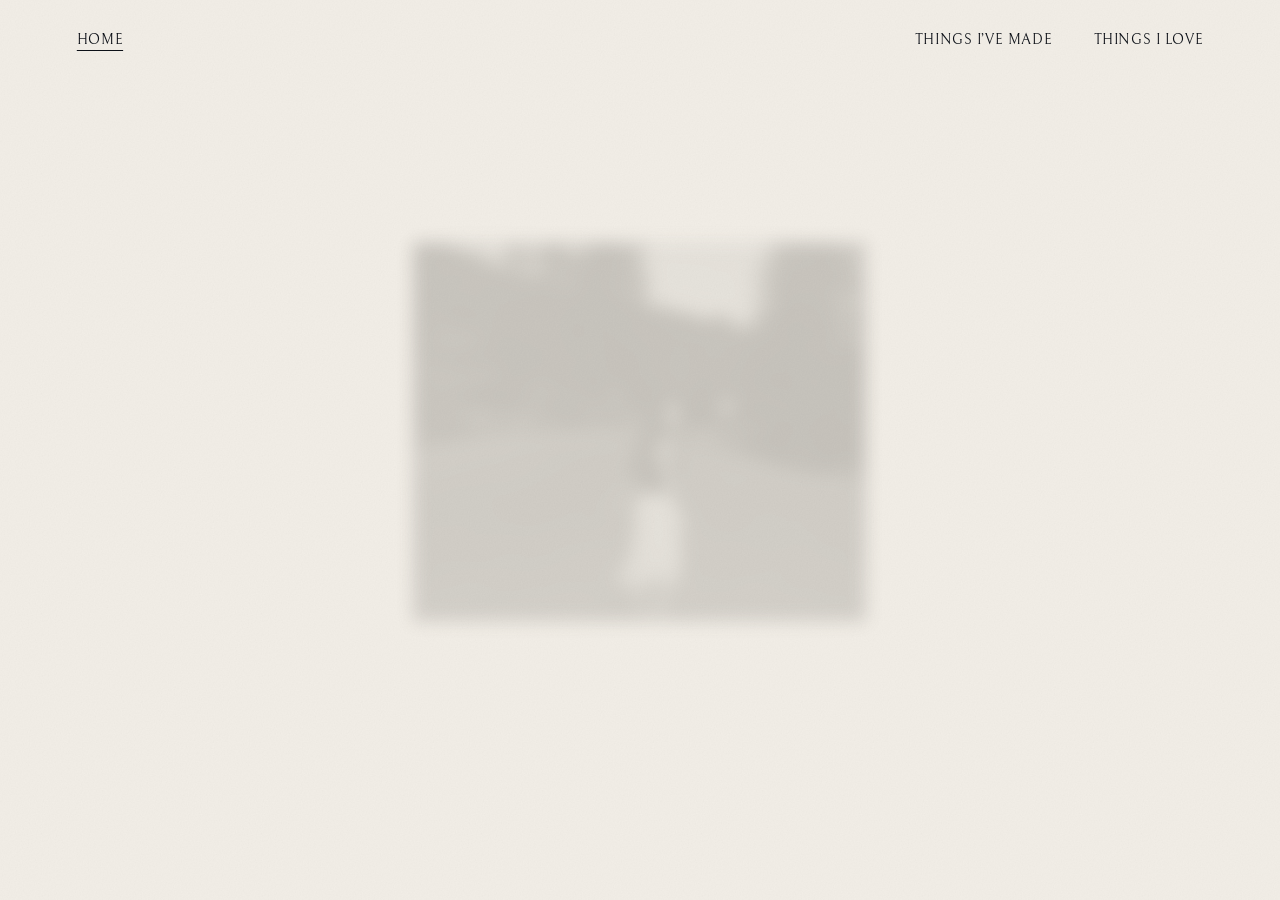
<file: about.html>
<!doctype html><html lang="en"><head><meta charset="utf-8"><title>Peri</title>
<meta http-equiv="refresh" content="0; url=index.html"><link rel="canonical" href="index.html"></head>
<body><p><a href="index.html">Peri</a></p></body></html>
</file>
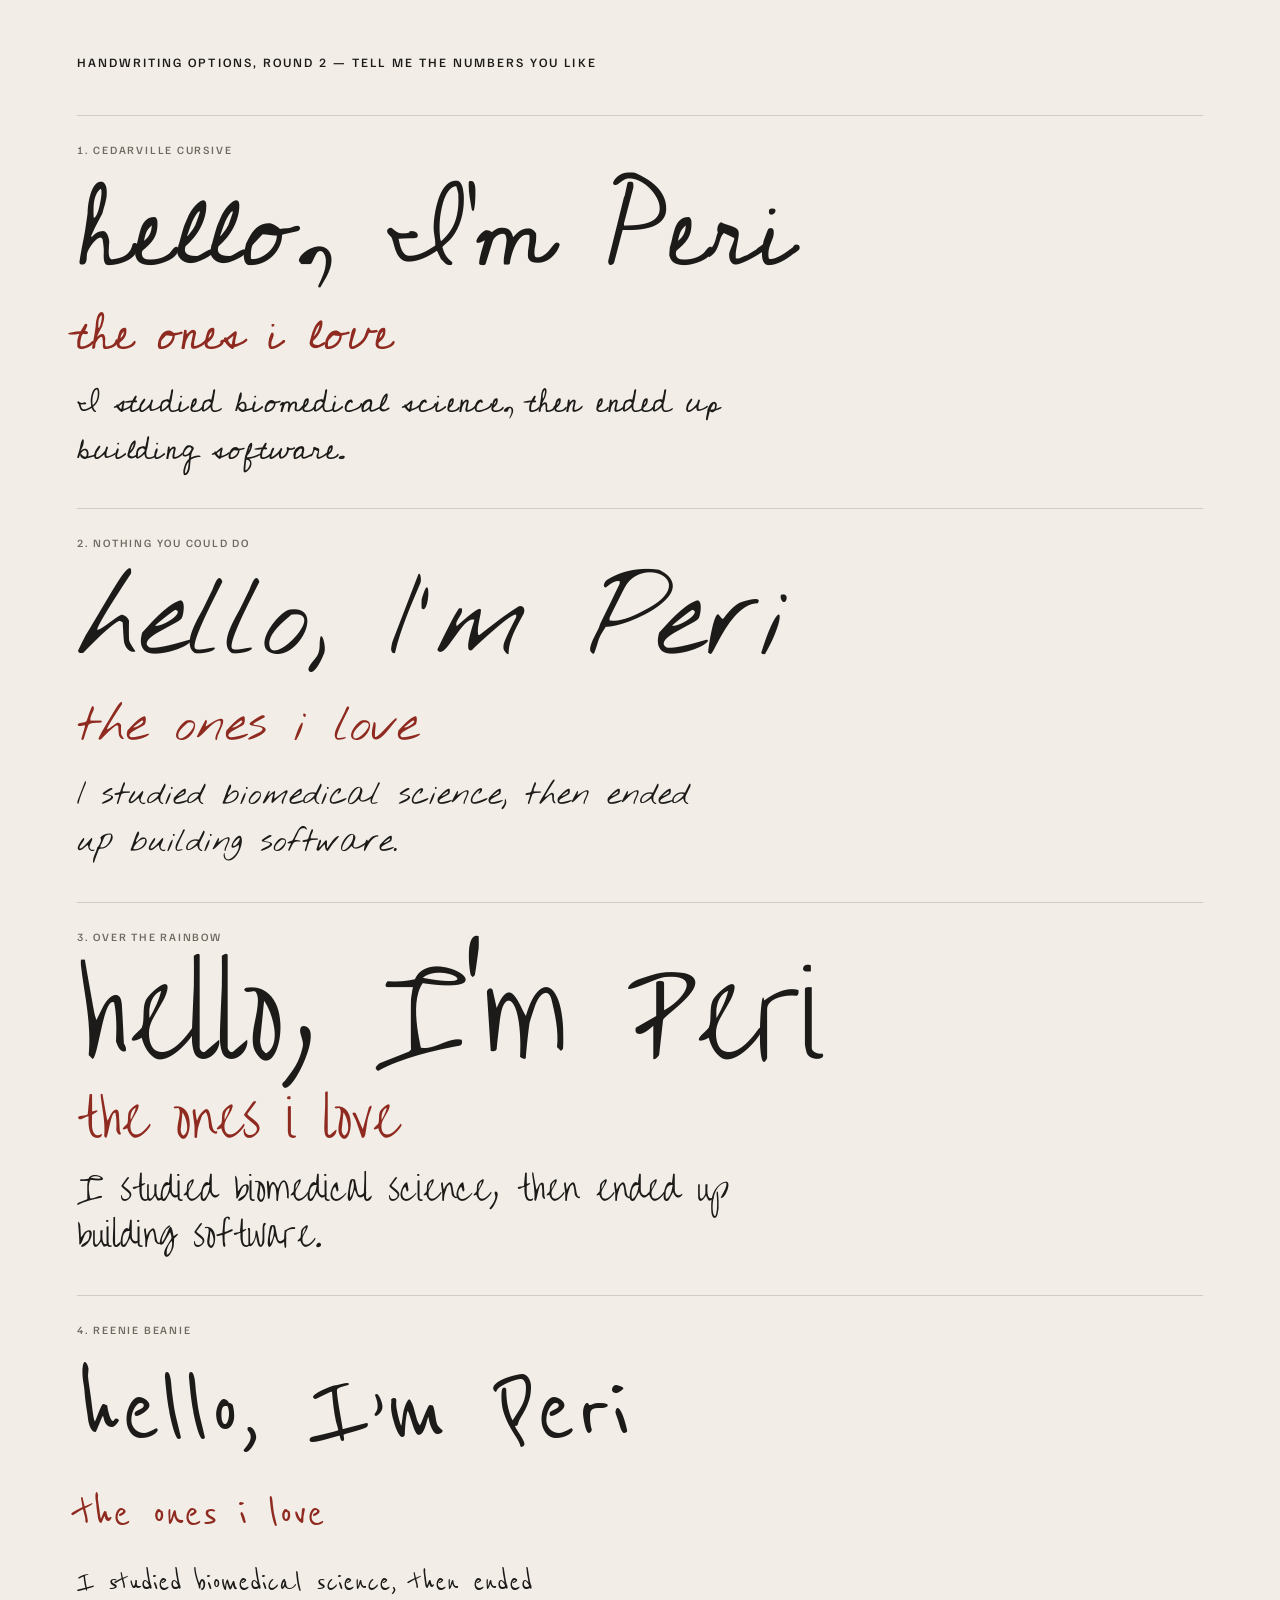
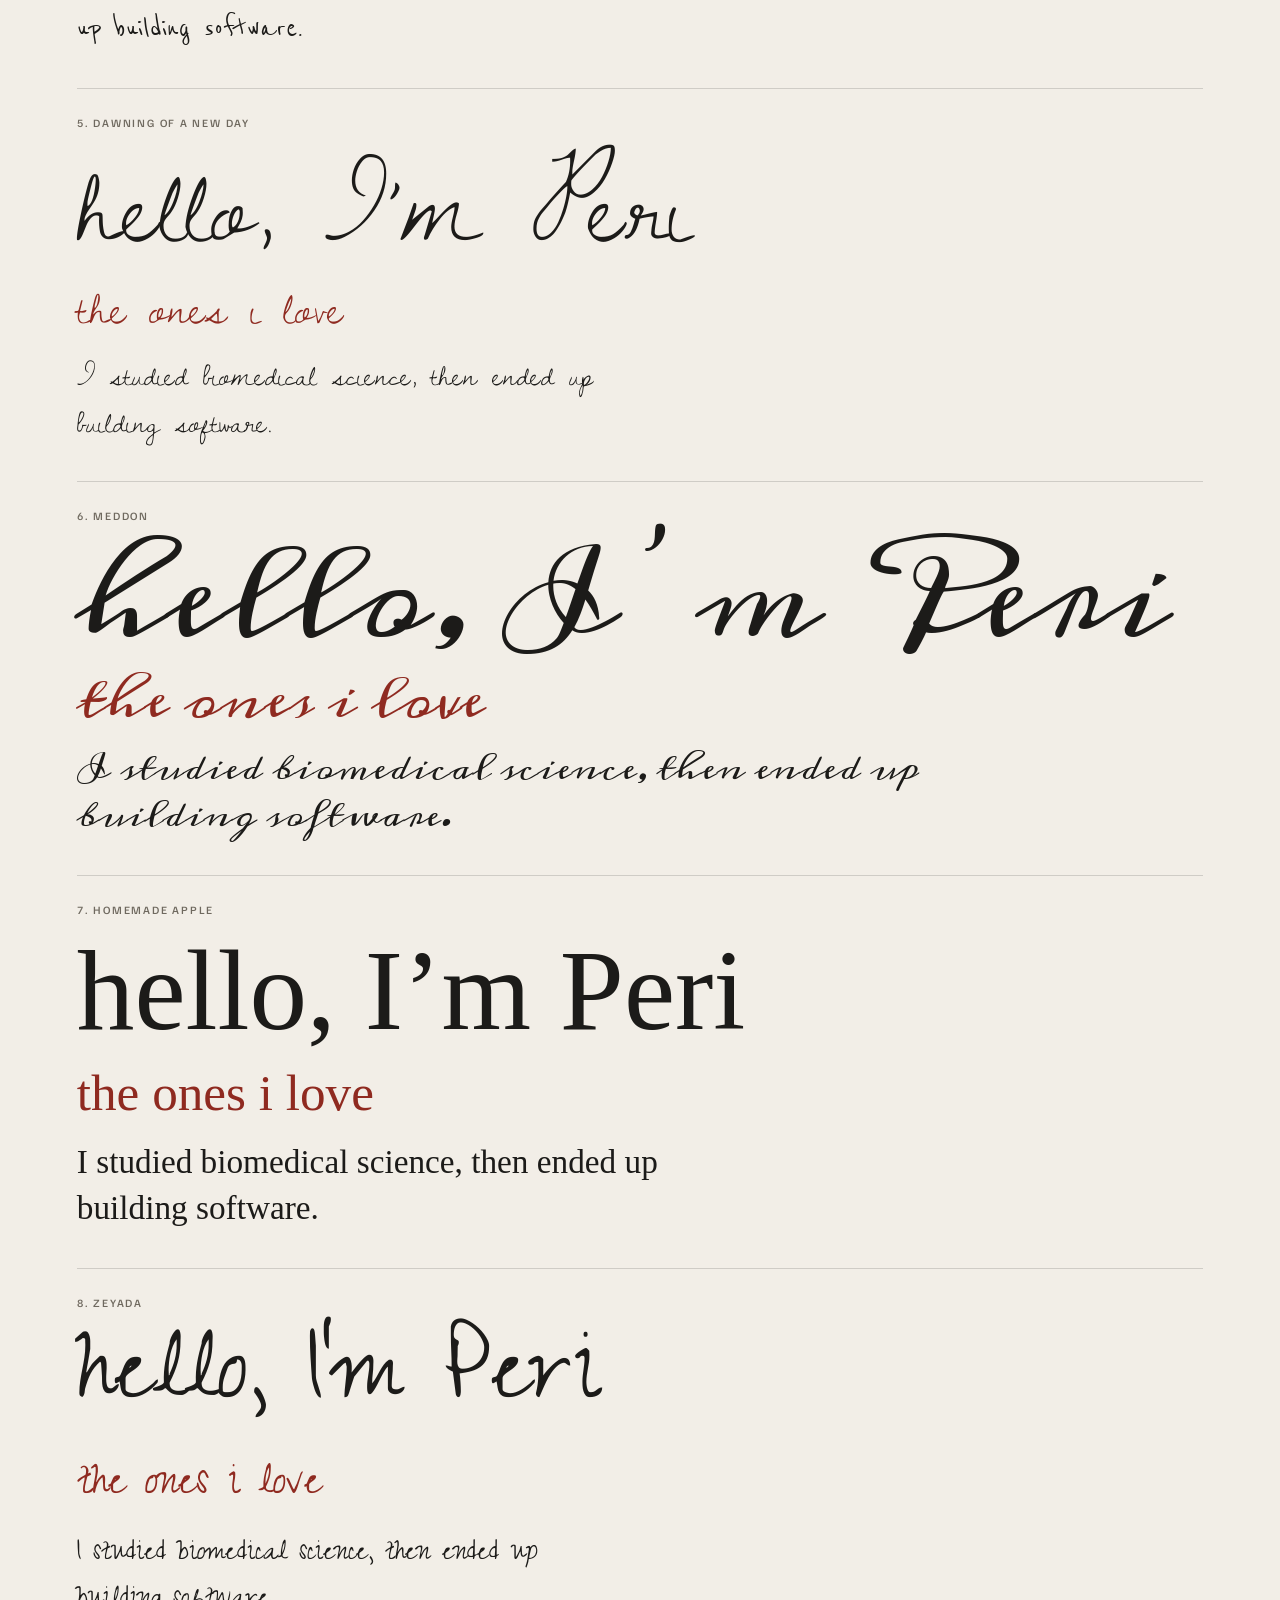
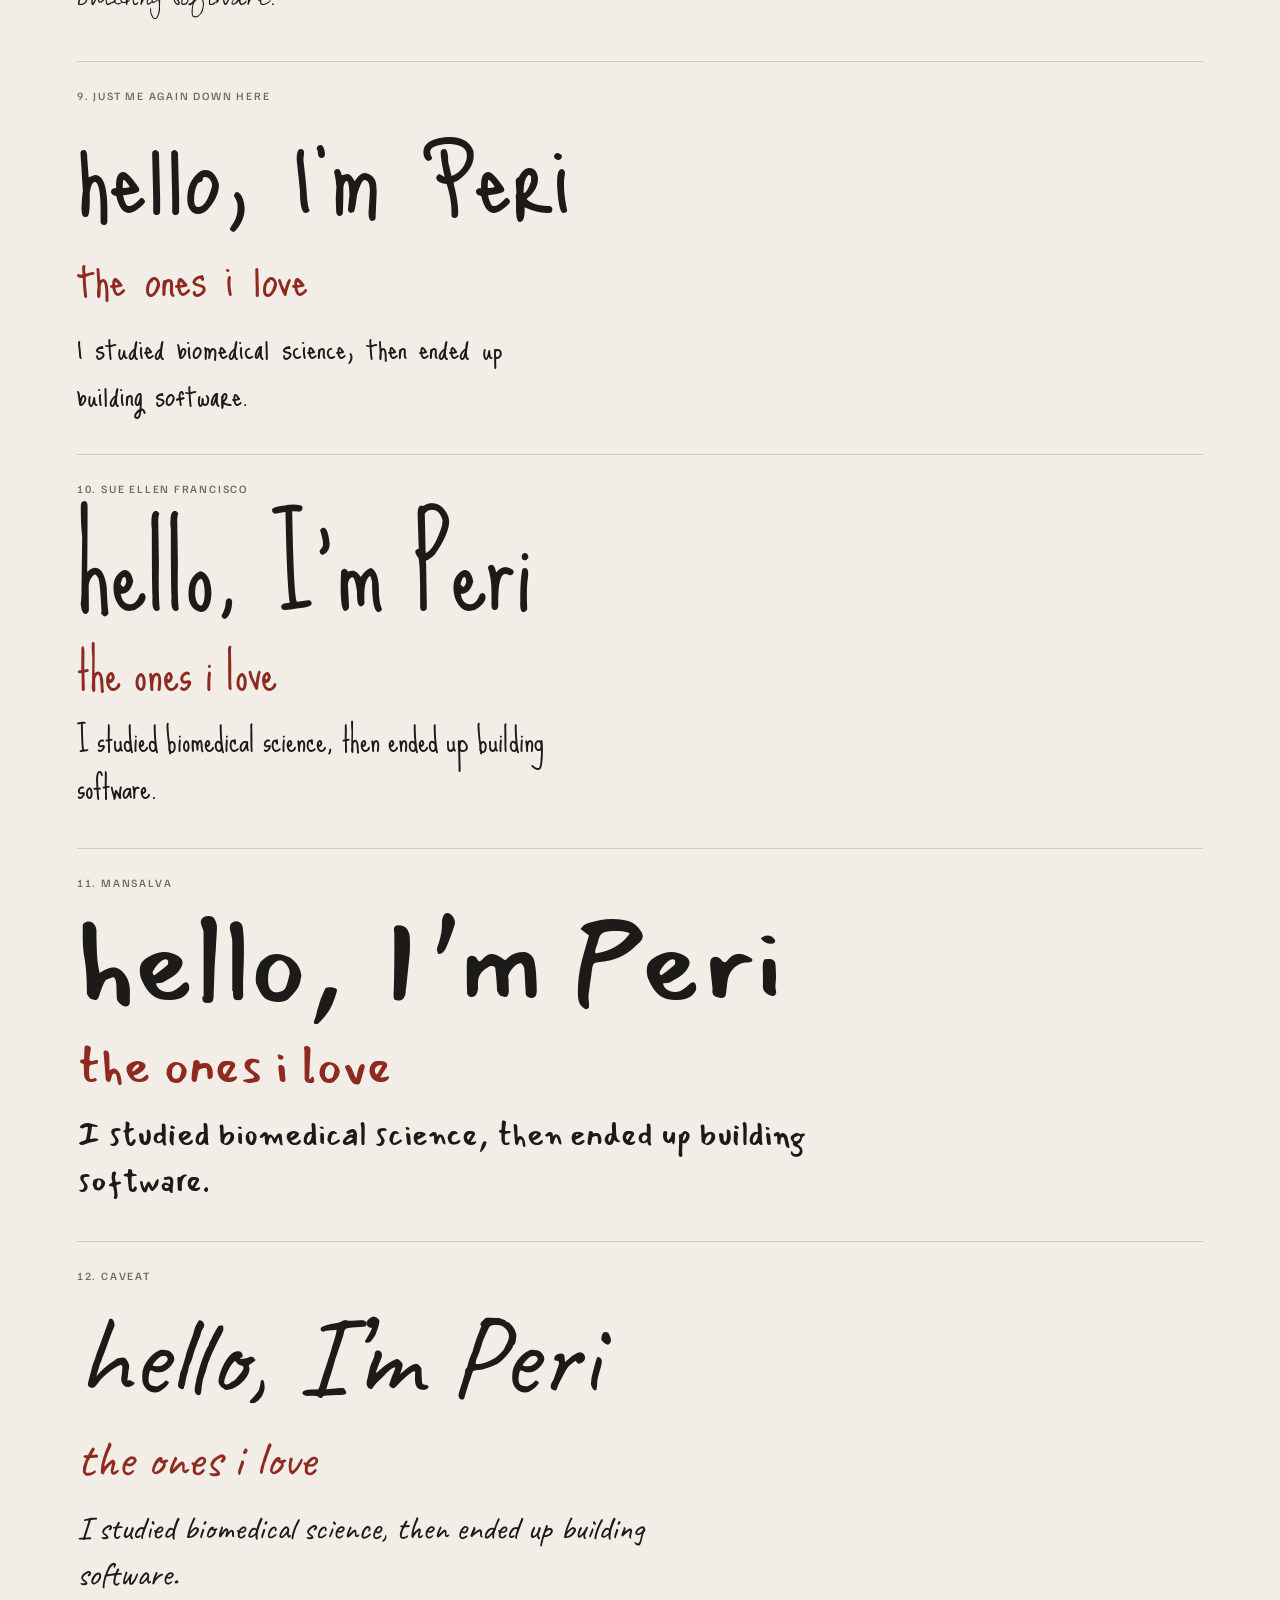
<file: handwriting-options-2.html>
<!doctype html><html lang="en"><head><meta charset="utf-8"><meta name="viewport" content="width=device-width,initial-scale=1"><meta name="robots" content="noindex"><title>Handwriting options</title>
<link href="https://fonts.googleapis.com/css2?family=Cedarville+Cursive&family=Nothing+You+Could+Do&family=Over+the+Rainbow&family=Reenie+Beanie&family=Dawning+of+a+New+Day&family=Meddon&family=Homemade+Apple&family=Zeyada&family=Just+Me+Again+Down+Here&family=Sue+Ellen+Francisco&family=Mansalva&family=Caveat&family=Familjen+Grotesk:wght@500&display=swap" rel="stylesheet"><style>body{margin:0;background:#f2eee7;color:#1c1b19;padding:6vh 6vw;font:400 16px/1.4 "Familjen Grotesk",sans-serif}h1{font:500 .8rem "Familjen Grotesk";letter-spacing:.16em;text-transform:uppercase;margin:0 0 5vh}section{padding:3vh 0 4vh;border-top:1px solid rgba(28,27,25,.16)}.n{font:500 .7rem "Familjen Grotesk";letter-spacing:.16em;text-transform:uppercase;color:#6f695f;margin:0 0 1rem}.a{font-size:clamp(3.4rem,9vw,8rem);line-height:1;margin:0}.b{font-size:clamp(2rem,4vw,3.4rem);margin:.6rem 0 0;color:#8f2a20}.c{font-size:clamp(1.5rem,2.6vw,2.4rem);margin:.6rem 0 0;max-width:40ch}</style></head><body><h1>Handwriting options, round 2 &mdash; tell me the numbers you like</h1><section><p class="n">1. Cedarville Cursive</p><p class="a" style="font-family:'Cedarville Cursive',cursive">hello, I&rsquo;m Peri</p><p class="b" style="font-family:'Cedarville Cursive',cursive">the ones i love</p><p class="c" style="font-family:'Cedarville Cursive',cursive">I studied biomedical science, then ended up building software.</p></section><section><p class="n">2. Nothing You Could Do</p><p class="a" style="font-family:'Nothing You Could Do',cursive">hello, I&rsquo;m Peri</p><p class="b" style="font-family:'Nothing You Could Do',cursive">the ones i love</p><p class="c" style="font-family:'Nothing You Could Do',cursive">I studied biomedical science, then ended up building software.</p></section><section><p class="n">3. Over the Rainbow</p><p class="a" style="font-family:'Over the Rainbow',cursive">hello, I&rsquo;m Peri</p><p class="b" style="font-family:'Over the Rainbow',cursive">the ones i love</p><p class="c" style="font-family:'Over the Rainbow',cursive">I studied biomedical science, then ended up building software.</p></section><section><p class="n">4. Reenie Beanie</p><p class="a" style="font-family:'Reenie Beanie',cursive">hello, I&rsquo;m Peri</p><p class="b" style="font-family:'Reenie Beanie',cursive">the ones i love</p><p class="c" style="font-family:'Reenie Beanie',cursive">I studied biomedical science, then ended up building software.</p></section><section><p class="n">5. Dawning of a New Day</p><p class="a" style="font-family:'Dawning of a New Day',cursive">hello, I&rsquo;m Peri</p><p class="b" style="font-family:'Dawning of a New Day',cursive">the ones i love</p><p class="c" style="font-family:'Dawning of a New Day',cursive">I studied biomedical science, then ended up building software.</p></section><section><p class="n">6. Meddon</p><p class="a" style="font-family:'Meddon',cursive">hello, I&rsquo;m Peri</p><p class="b" style="font-family:'Meddon',cursive">the ones i love</p><p class="c" style="font-family:'Meddon',cursive">I studied biomedical science, then ended up building software.</p></section><section><p class="n">7. Homemade Apple</p><p class="a" style="font-family:'Homemade Apple',cursive">hello, I&rsquo;m Peri</p><p class="b" style="font-family:'Homemade Apple',cursive">the ones i love</p><p class="c" style="font-family:'Homemade Apple',cursive">I studied biomedical science, then ended up building software.</p></section><section><p class="n">8. Zeyada</p><p class="a" style="font-family:'Zeyada',cursive">hello, I&rsquo;m Peri</p><p class="b" style="font-family:'Zeyada',cursive">the ones i love</p><p class="c" style="font-family:'Zeyada',cursive">I studied biomedical science, then ended up building software.</p></section><section><p class="n">9. Just Me Again Down Here</p><p class="a" style="font-family:'Just Me Again Down Here',cursive">hello, I&rsquo;m Peri</p><p class="b" style="font-family:'Just Me Again Down Here',cursive">the ones i love</p><p class="c" style="font-family:'Just Me Again Down Here',cursive">I studied biomedical science, then ended up building software.</p></section><section><p class="n">10. Sue Ellen Francisco</p><p class="a" style="font-family:'Sue Ellen Francisco',cursive">hello, I&rsquo;m Peri</p><p class="b" style="font-family:'Sue Ellen Francisco',cursive">the ones i love</p><p class="c" style="font-family:'Sue Ellen Francisco',cursive">I studied biomedical science, then ended up building software.</p></section><section><p class="n">11. Mansalva</p><p class="a" style="font-family:'Mansalva',cursive">hello, I&rsquo;m Peri</p><p class="b" style="font-family:'Mansalva',cursive">the ones i love</p><p class="c" style="font-family:'Mansalva',cursive">I studied biomedical science, then ended up building software.</p></section><section><p class="n">12. Caveat</p><p class="a" style="font-family:'Caveat',cursive">hello, I&rsquo;m Peri</p><p class="b" style="font-family:'Caveat',cursive">the ones i love</p><p class="c" style="font-family:'Caveat',cursive">I studied biomedical science, then ended up building software.</p></section></body></html>
</file>
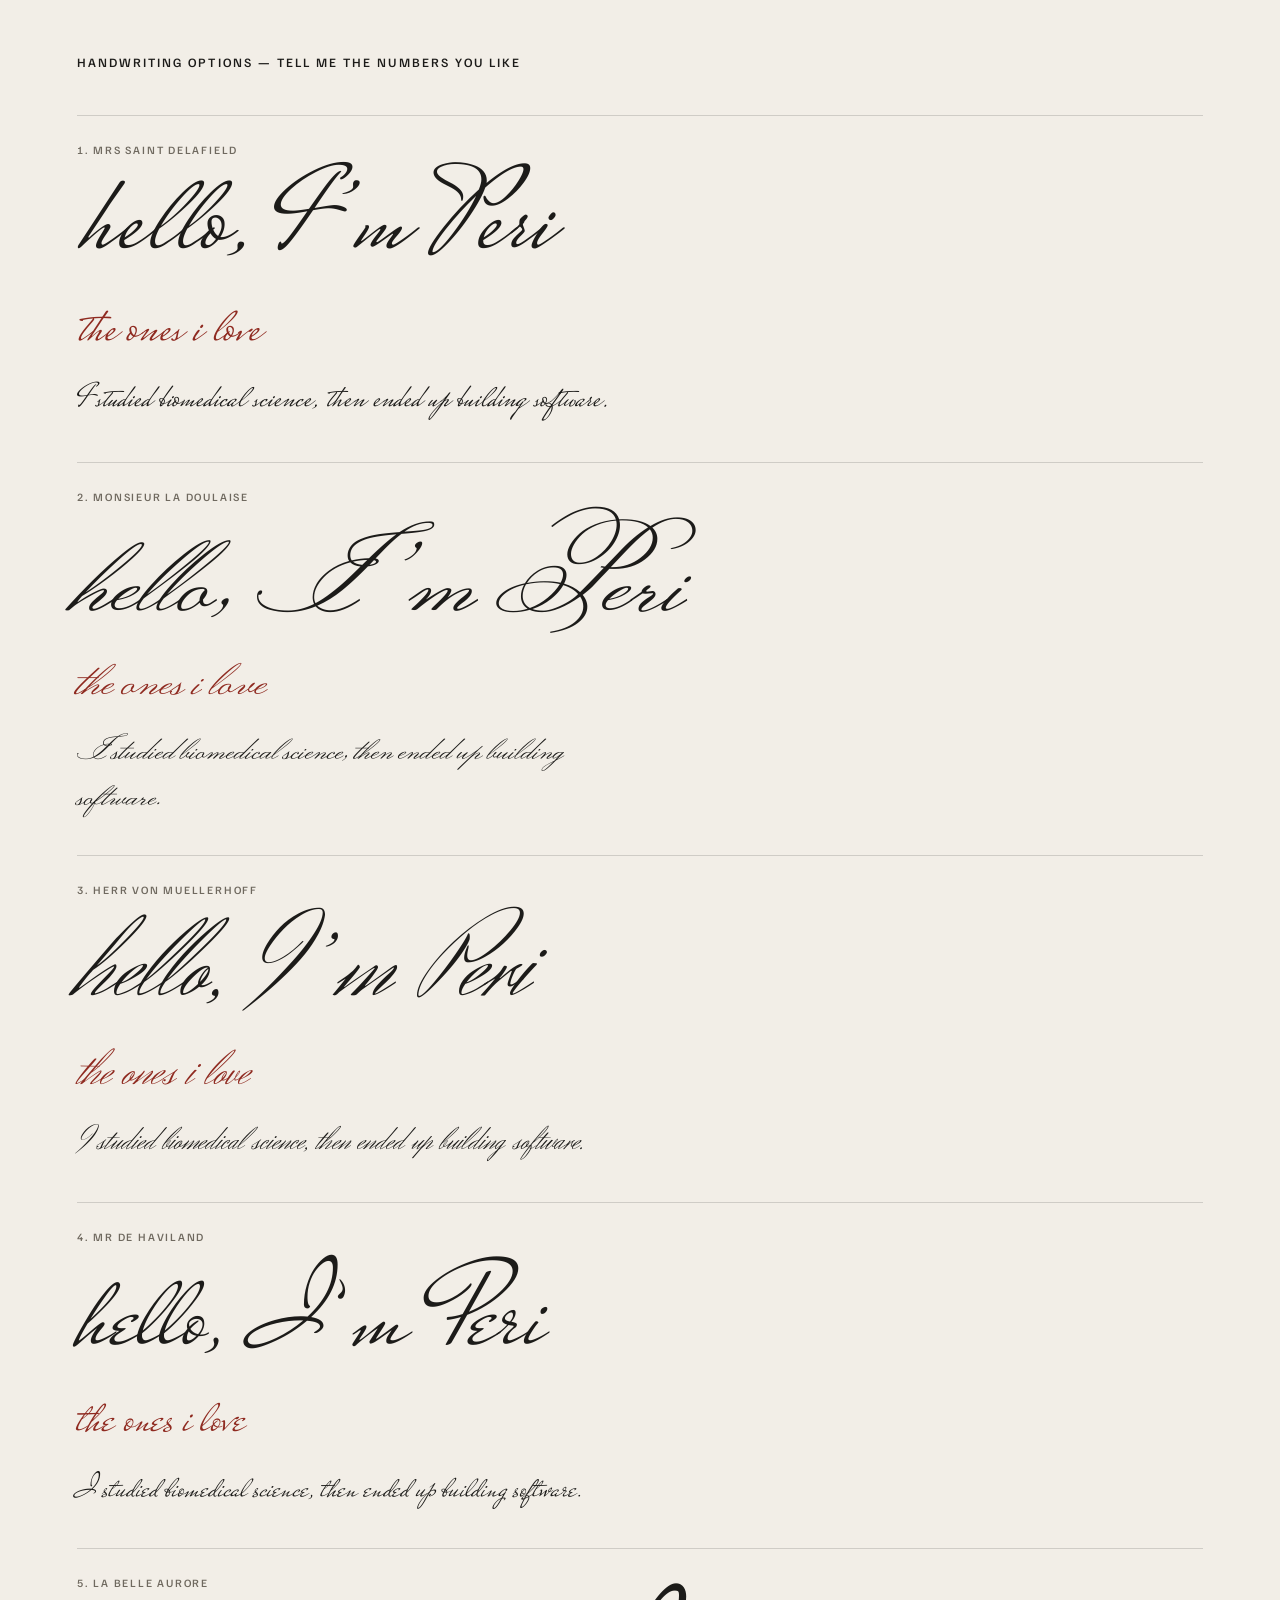
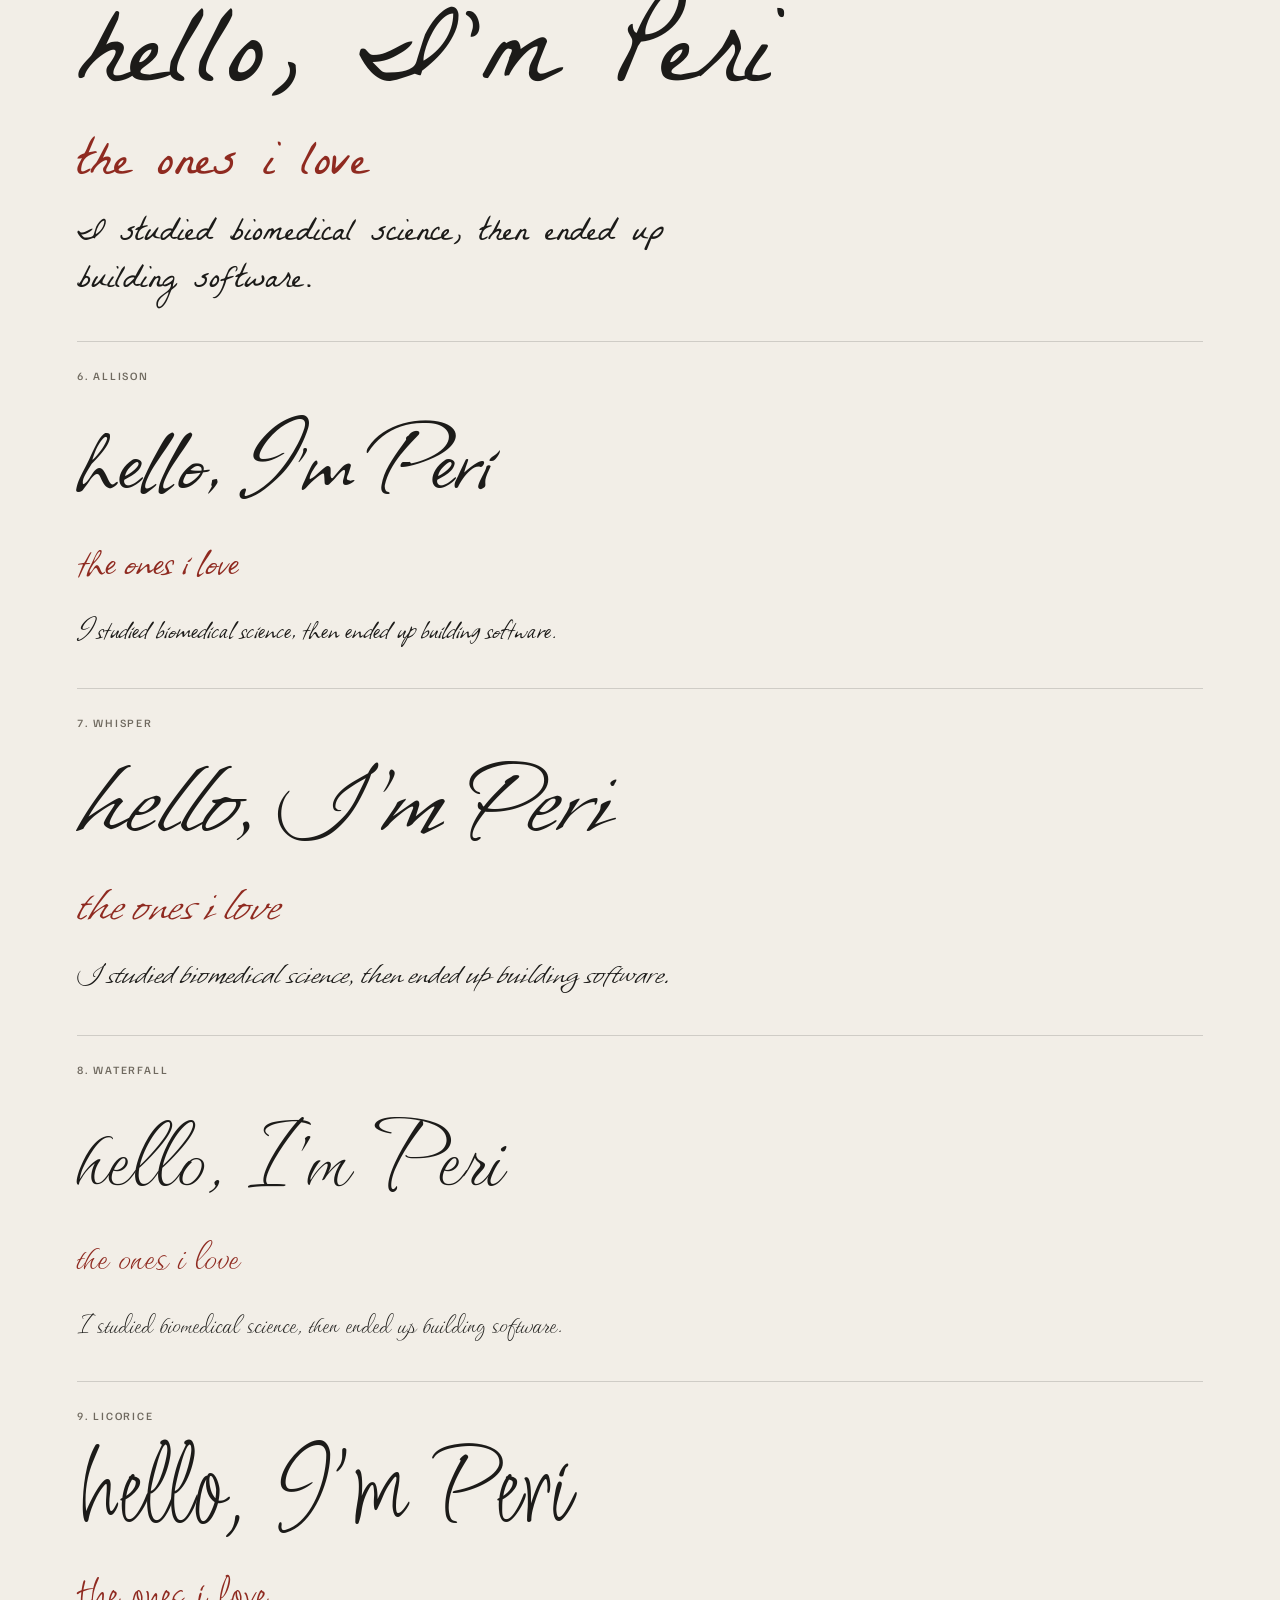
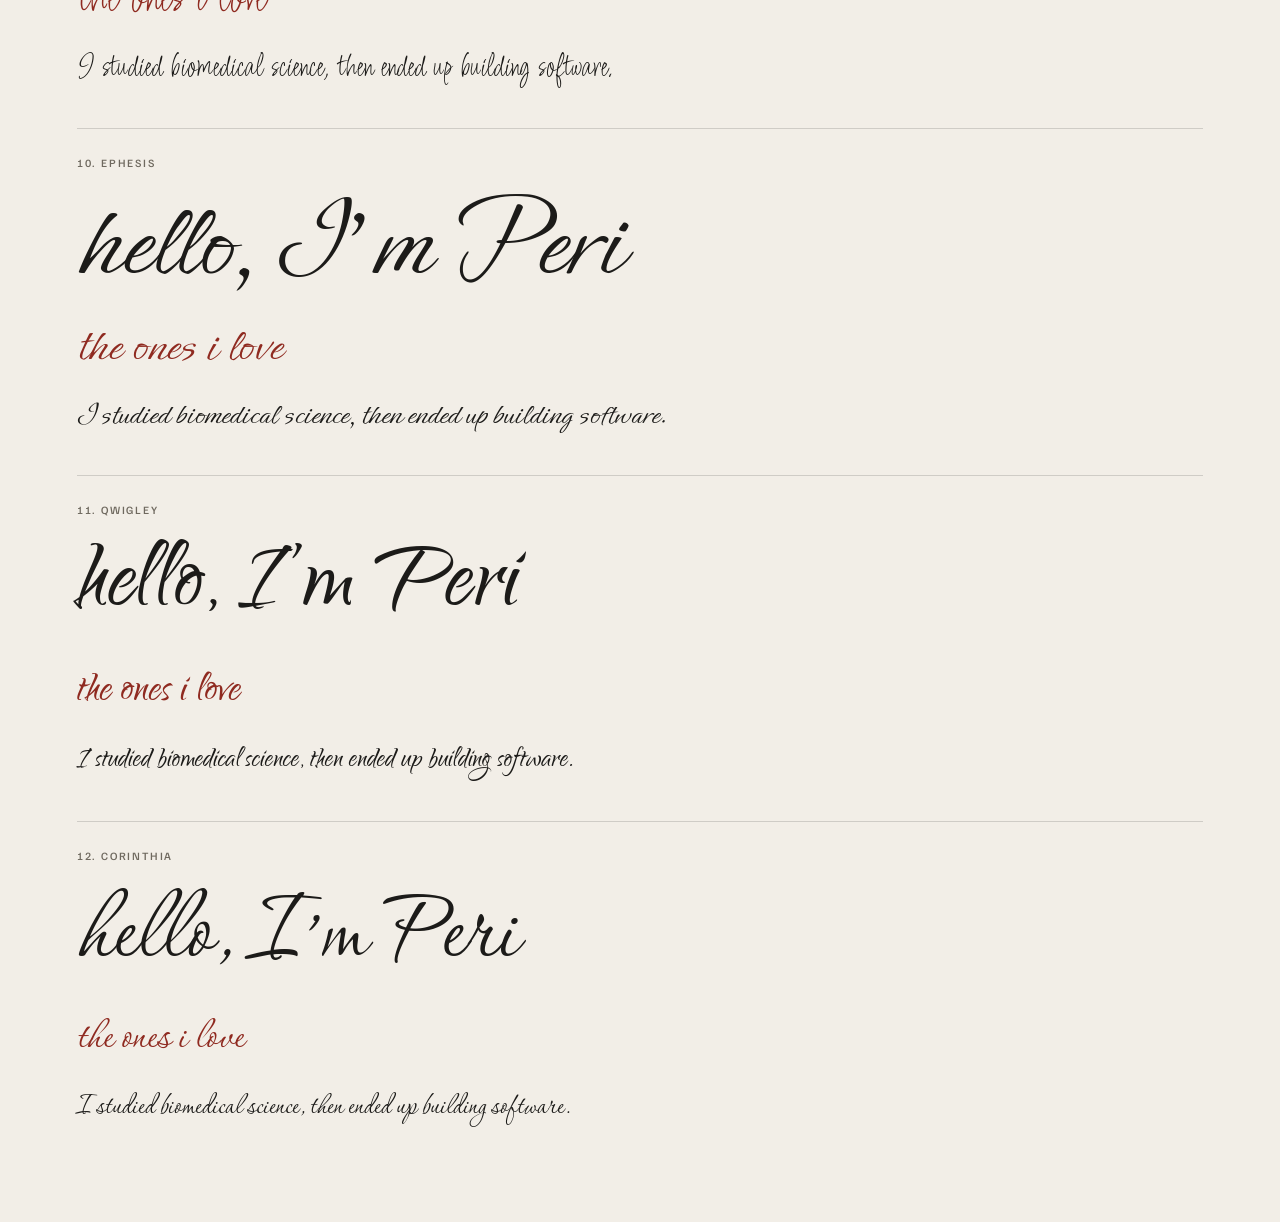
<file: handwriting-options.html>
<!doctype html><html lang="en"><head><meta charset="utf-8"><meta name="viewport" content="width=device-width,initial-scale=1"><meta name="robots" content="noindex"><title>Handwriting options</title>
<link href="https://fonts.googleapis.com/css2?family=Mrs+Saint+Delafield&family=Monsieur+La+Doulaise&family=Herr+Von+Muellerhoff&family=Mr+De+Haviland&family=La+Belle+Aurore&family=Allison&family=Whisper&family=Waterfall&family=Licorice&family=Ephesis&family=Qwigley&family=Corinthia&family=Familjen+Grotesk:wght@500&display=swap" rel="stylesheet">
<style>body{margin:0;background:#f2eee7;color:#1c1b19;padding:6vh 6vw;font:400 16px/1.4 "Familjen Grotesk",sans-serif}h1{font:500 .8rem "Familjen Grotesk";letter-spacing:.16em;text-transform:uppercase;margin:0 0 5vh}section{padding:3vh 0 4vh;border-top:1px solid rgba(28,27,25,.16)}.n{font:500 .7rem "Familjen Grotesk";letter-spacing:.16em;text-transform:uppercase;color:#6f695f;margin:0 0 1rem}.a{font-size:clamp(3.4rem,9vw,8rem);line-height:1;margin:0}.b{font-size:clamp(2rem,4vw,3.4rem);margin:.6rem 0 0;color:#8f2a20}.c{font-size:clamp(1.5rem,2.6vw,2.4rem);margin:.6rem 0 0;max-width:40ch}</style></head><body><h1>Handwriting options &mdash; tell me the numbers you like</h1><section><p class="n">1. Mrs Saint Delafield</p><p class="a" style="font-family:'Mrs Saint Delafield',cursive">hello, I&rsquo;m Peri</p><p class="b" style="font-family:'Mrs Saint Delafield',cursive">the ones i love</p><p class="c" style="font-family:'Mrs Saint Delafield',cursive">I studied biomedical science, then ended up building software.</p></section><section><p class="n">2. Monsieur La Doulaise</p><p class="a" style="font-family:'Monsieur La Doulaise',cursive">hello, I&rsquo;m Peri</p><p class="b" style="font-family:'Monsieur La Doulaise',cursive">the ones i love</p><p class="c" style="font-family:'Monsieur La Doulaise',cursive">I studied biomedical science, then ended up building software.</p></section><section><p class="n">3. Herr Von Muellerhoff</p><p class="a" style="font-family:'Herr Von Muellerhoff',cursive">hello, I&rsquo;m Peri</p><p class="b" style="font-family:'Herr Von Muellerhoff',cursive">the ones i love</p><p class="c" style="font-family:'Herr Von Muellerhoff',cursive">I studied biomedical science, then ended up building software.</p></section><section><p class="n">4. Mr De Haviland</p><p class="a" style="font-family:'Mr De Haviland',cursive">hello, I&rsquo;m Peri</p><p class="b" style="font-family:'Mr De Haviland',cursive">the ones i love</p><p class="c" style="font-family:'Mr De Haviland',cursive">I studied biomedical science, then ended up building software.</p></section><section><p class="n">5. La Belle Aurore</p><p class="a" style="font-family:'La Belle Aurore',cursive">hello, I&rsquo;m Peri</p><p class="b" style="font-family:'La Belle Aurore',cursive">the ones i love</p><p class="c" style="font-family:'La Belle Aurore',cursive">I studied biomedical science, then ended up building software.</p></section><section><p class="n">6. Allison</p><p class="a" style="font-family:'Allison',cursive">hello, I&rsquo;m Peri</p><p class="b" style="font-family:'Allison',cursive">the ones i love</p><p class="c" style="font-family:'Allison',cursive">I studied biomedical science, then ended up building software.</p></section><section><p class="n">7. Whisper</p><p class="a" style="font-family:'Whisper',cursive">hello, I&rsquo;m Peri</p><p class="b" style="font-family:'Whisper',cursive">the ones i love</p><p class="c" style="font-family:'Whisper',cursive">I studied biomedical science, then ended up building software.</p></section><section><p class="n">8. Waterfall</p><p class="a" style="font-family:'Waterfall',cursive">hello, I&rsquo;m Peri</p><p class="b" style="font-family:'Waterfall',cursive">the ones i love</p><p class="c" style="font-family:'Waterfall',cursive">I studied biomedical science, then ended up building software.</p></section><section><p class="n">9. Licorice</p><p class="a" style="font-family:'Licorice',cursive">hello, I&rsquo;m Peri</p><p class="b" style="font-family:'Licorice',cursive">the ones i love</p><p class="c" style="font-family:'Licorice',cursive">I studied biomedical science, then ended up building software.</p></section><section><p class="n">10. Ephesis</p><p class="a" style="font-family:'Ephesis',cursive">hello, I&rsquo;m Peri</p><p class="b" style="font-family:'Ephesis',cursive">the ones i love</p><p class="c" style="font-family:'Ephesis',cursive">I studied biomedical science, then ended up building software.</p></section><section><p class="n">11. Qwigley</p><p class="a" style="font-family:'Qwigley',cursive">hello, I&rsquo;m Peri</p><p class="b" style="font-family:'Qwigley',cursive">the ones i love</p><p class="c" style="font-family:'Qwigley',cursive">I studied biomedical science, then ended up building software.</p></section><section><p class="n">12. Corinthia</p><p class="a" style="font-family:'Corinthia',cursive">hello, I&rsquo;m Peri</p><p class="b" style="font-family:'Corinthia',cursive">the ones i love</p><p class="c" style="font-family:'Corinthia',cursive">I studied biomedical science, then ended up building software.</p></section></body></html>
</file>
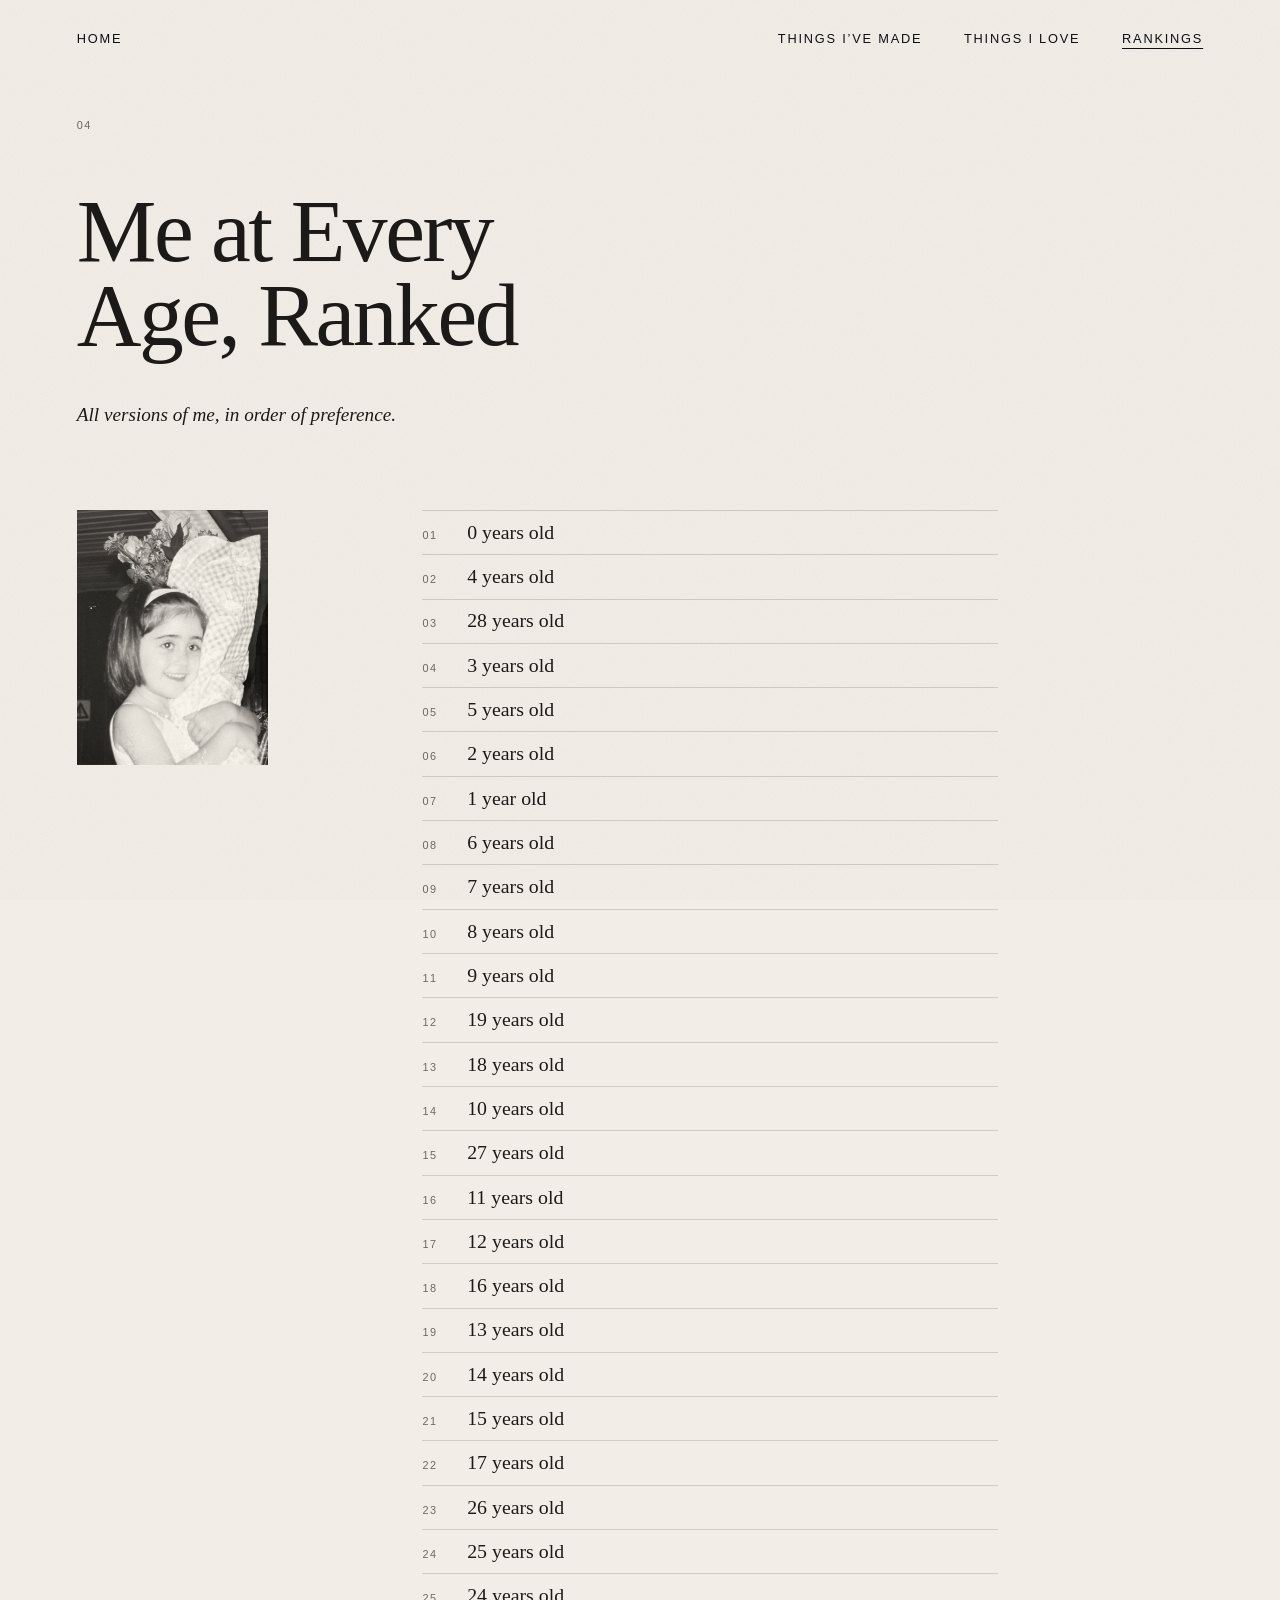
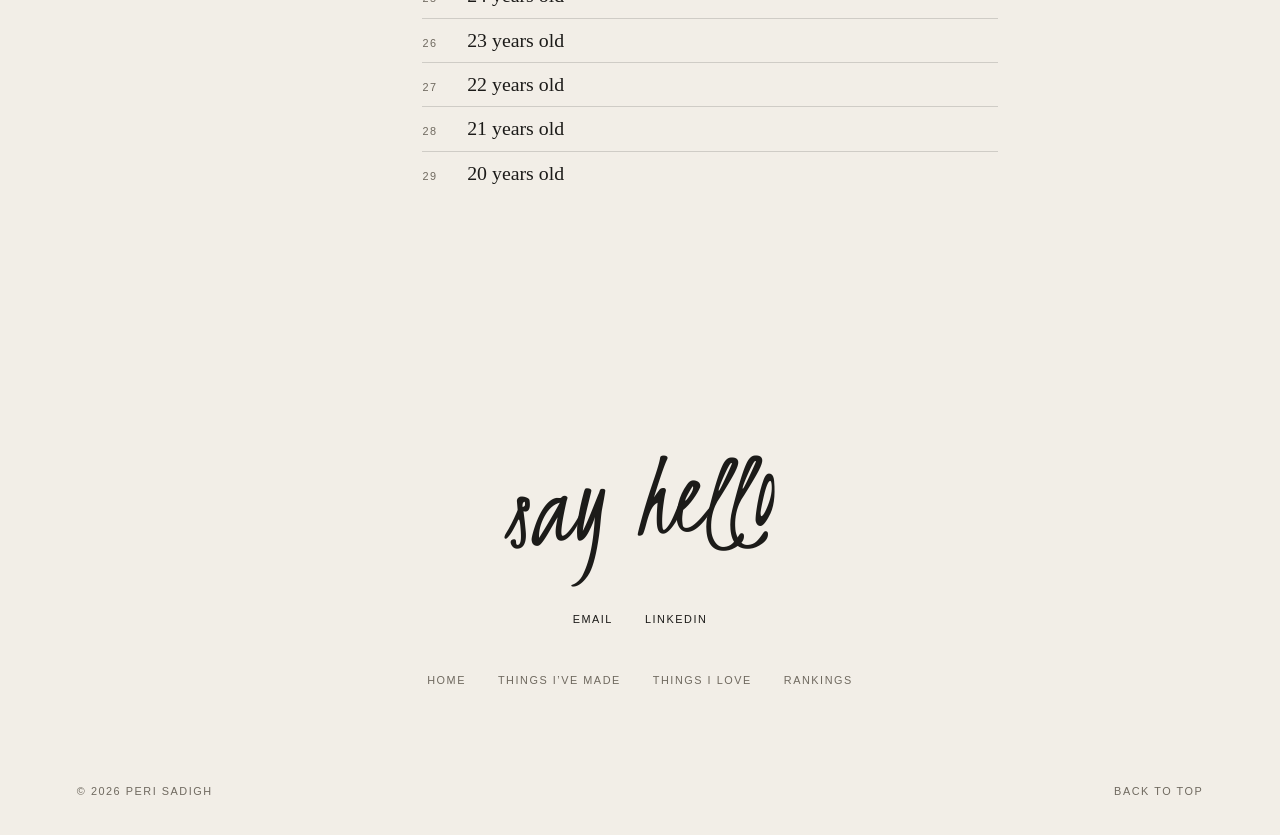
<file: ranking.html>
<!doctype html>
<html lang="en">
<head>
<meta charset="utf-8">
<meta name="viewport" content="width=device-width, initial-scale=1">
<title>Me at Every Age, Ranked · Peri Sadigh</title>
<meta name="robots" content="noindex"><meta name="description" content="Me at every age, ranked in order of preference.">
<meta name="theme-color" content="#f2eee7">
<link rel="icon" href="assets/favicon.svg" type="image/svg+xml"><link rel="apple-touch-icon" href="assets/apple-touch-icon.png">
<meta property="og:type" content="website"><meta property="og:site_name" content="Peri Sadigh"><meta property="og:title" content="Me at Every Age, Ranked · Peri"><meta property="og:description" content="Me at every age, ranked in order of preference."><meta property="og:url" content="https://perisadigh.com/ranking.html"><meta property="og:image" content="https://perisadigh.com/assets/img/og.jpg"><meta property="og:image:width" content="1200"><meta property="og:image:height" content="630"><meta name="twitter:card" content="summary_large_image">
<link rel="preconnect" href="https://fonts.googleapis.com">
<link rel="preconnect" href="https://fonts.gstatic.com" crossorigin>
<link href="https://fonts.googleapis.com/css2?family=EB+Garamond:ital,wght@0,400;0,500;1,400&family=Inter+Tight:wght@400;500&family=Kristi&display=swap" rel="stylesheet">
<link rel="stylesheet" href="assets/inner.css"><link rel="stylesheet" href="assets/vt.css"><link rel="expect" href="#title" blocking="render">
<script>document.documentElement.classList.add("js")</script>
</head>
<body>
<header class="cap"><a href="index.html">Home</a><nav aria-label="Pages"><a href="work.html">Things I&rsquo;ve made</a><a href="things-i-love.html">Things I love</a><a href="ranking.html" aria-current="page">Rankings</a></nav></header>
<main id="top">
  <section class="pt">
  <p class="folio cap mu">04</p>
  <h1 id="title" class="long" aria-label="Me at Every Age, Ranked"><span class="ln" aria-hidden="true"><span>Me at Every</span></span><span class="ln" aria-hidden="true"><span>Age, Ranked</span></span></h1>
  <p class="stand fd">All versions of me, in order of preference.</p>
  </section>
  <section class="ranks">
    <div class="plates" aria-hidden="true"><figure class="rv"><img src="assets/img/n/kid-3.jpg" alt="" loading="lazy"></figure></div>
    <ol class="rank-list stag">
      <li style="--i:1"><span class="pos type">01</span><span class="age">0 years old</span></li>
      <li style="--i:2"><span class="pos type">02</span><span class="age">4 years old</span></li>
      <li style="--i:3"><span class="pos type">03</span><span class="age">28 years old</span></li>
      <li style="--i:4"><span class="pos type">04</span><span class="age">3 years old</span></li>
      <li style="--i:5"><span class="pos type">05</span><span class="age">5 years old</span></li>
      <li style="--i:6"><span class="pos type">06</span><span class="age">2 years old</span></li>
      <li style="--i:7"><span class="pos type">07</span><span class="age">1 year old</span></li>
      <li style="--i:8"><span class="pos type">08</span><span class="age">6 years old</span></li>
      <li style="--i:9"><span class="pos type">09</span><span class="age">7 years old</span></li>
      <li style="--i:10"><span class="pos type">10</span><span class="age">8 years old</span></li>
      <li style="--i:11"><span class="pos type">11</span><span class="age">9 years old</span></li>
      <li style="--i:12"><span class="pos type">12</span><span class="age">19 years old</span></li>
      <li style="--i:13"><span class="pos type">13</span><span class="age">18 years old</span></li>
      <li style="--i:14"><span class="pos type">14</span><span class="age">10 years old</span></li>
      <li style="--i:15"><span class="pos type">15</span><span class="age">27 years old</span></li>
      <li style="--i:16"><span class="pos type">16</span><span class="age">11 years old</span></li>
      <li style="--i:17"><span class="pos type">17</span><span class="age">12 years old</span></li>
      <li style="--i:18"><span class="pos type">18</span><span class="age">16 years old</span></li>
      <li style="--i:19"><span class="pos type">19</span><span class="age">13 years old</span></li>
      <li style="--i:20"><span class="pos type">20</span><span class="age">14 years old</span></li>
      <li style="--i:21"><span class="pos type">21</span><span class="age">15 years old</span></li>
      <li style="--i:22"><span class="pos type">22</span><span class="age">17 years old</span></li>
      <li style="--i:23"><span class="pos type">23</span><span class="age">26 years old</span></li>
      <li style="--i:24"><span class="pos type">24</span><span class="age">25 years old</span></li>
      <li style="--i:25"><span class="pos type">25</span><span class="age">24 years old</span></li>
      <li style="--i:26"><span class="pos type">26</span><span class="age">23 years old</span></li>
      <li style="--i:27"><span class="pos type">27</span><span class="age">22 years old</span></li>
      <li style="--i:28"><span class="pos type">28</span><span class="age">21 years old</span></li>
      <li style="--i:29"><span class="pos type">29</span><span class="age">20 years old</span></li>
</ol>
  </section>
  <section class="hello">
    <p class="hi" aria-hidden="true">say hello</p>
    <p class="links cap fd"><a href="mailto:perisadigh21@gmail.com">Email</a><a href="https://www.linkedin.com/in/perisadigh/" target="_blank" rel="noopener">LinkedIn</a></p>
    <nav class="pgs cap mu" aria-label="Pages"><a href="index.html">Home</a><a href="work.html">Things I&rsquo;ve made</a><a href="things-i-love.html">Things I love</a><a href="ranking.html">Rankings</a></nav>
  </section>
  <p class="colophon cap"><span>&copy; <span data-year>2026</span> Peri Sadigh</span><a href="#top">Back to top</a></p>
</main>
<script src="assets/inner.js"></script>
</body>
</html>
</file>
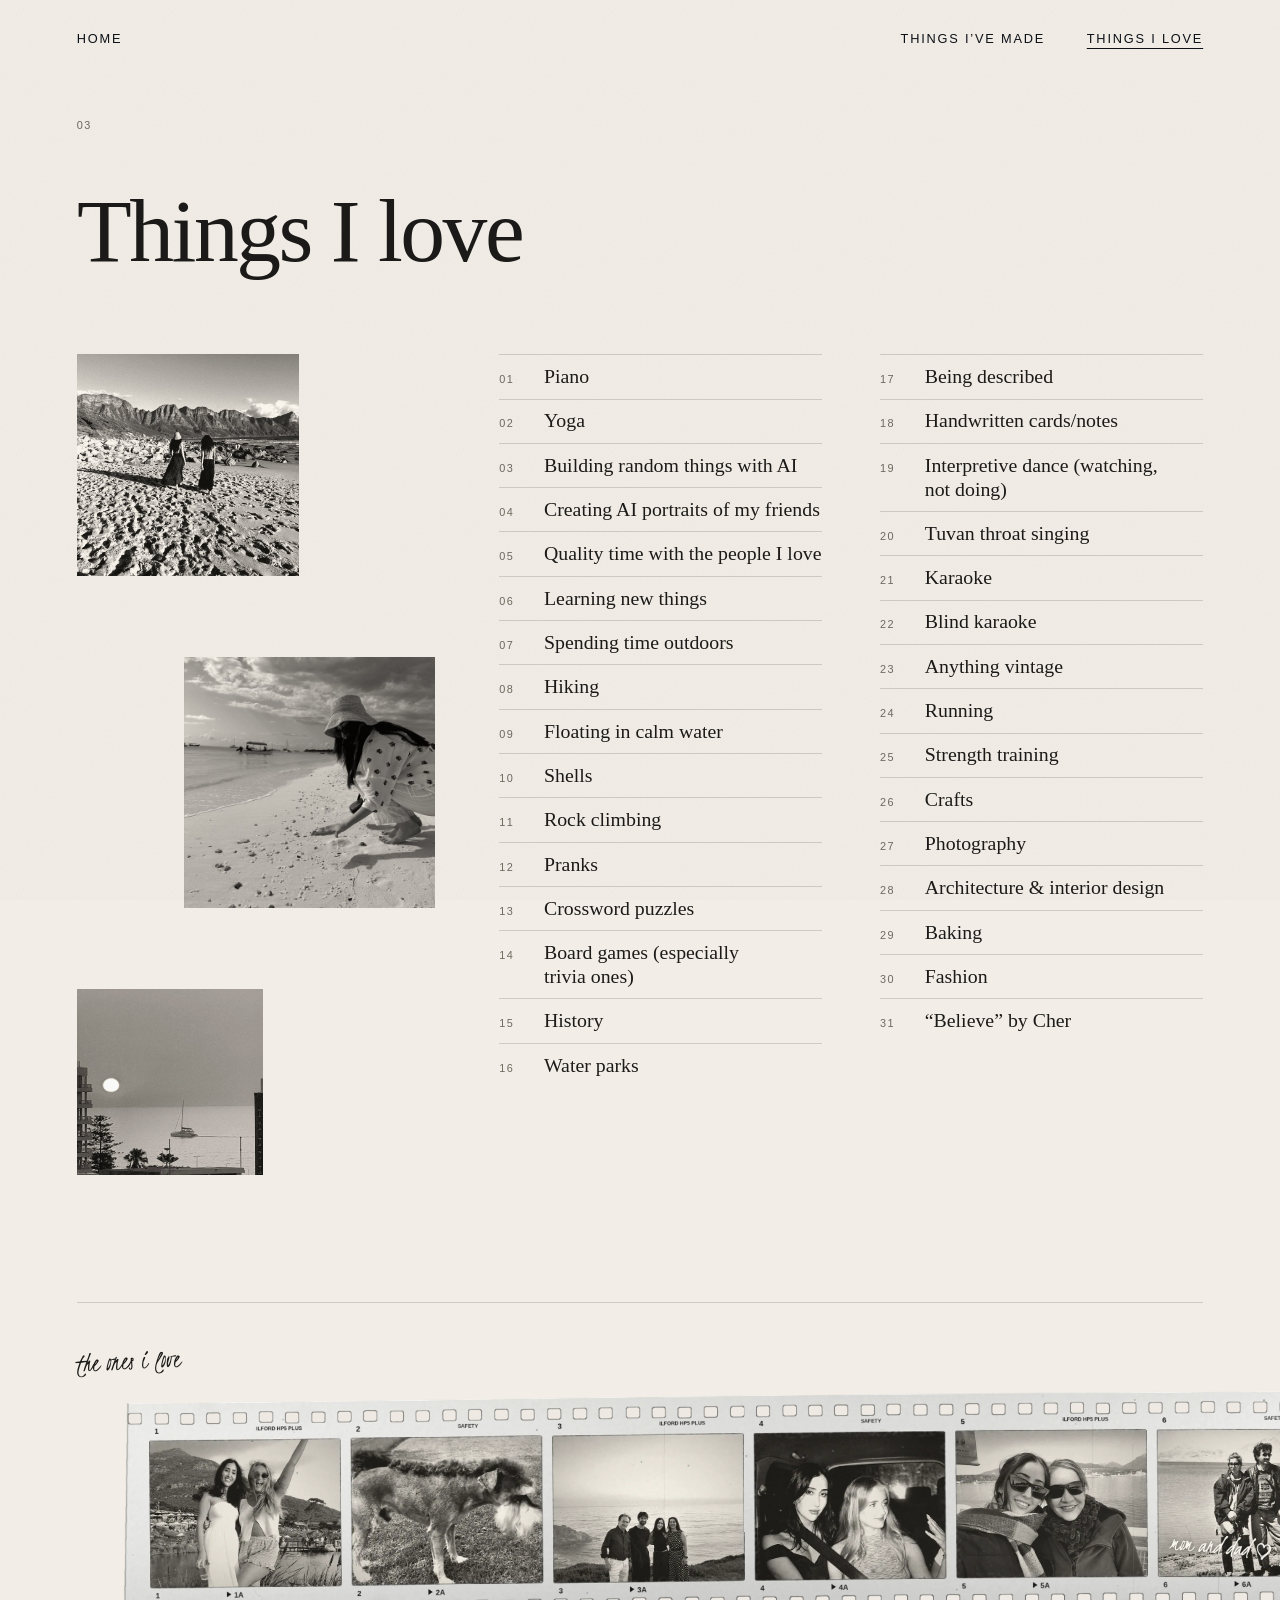
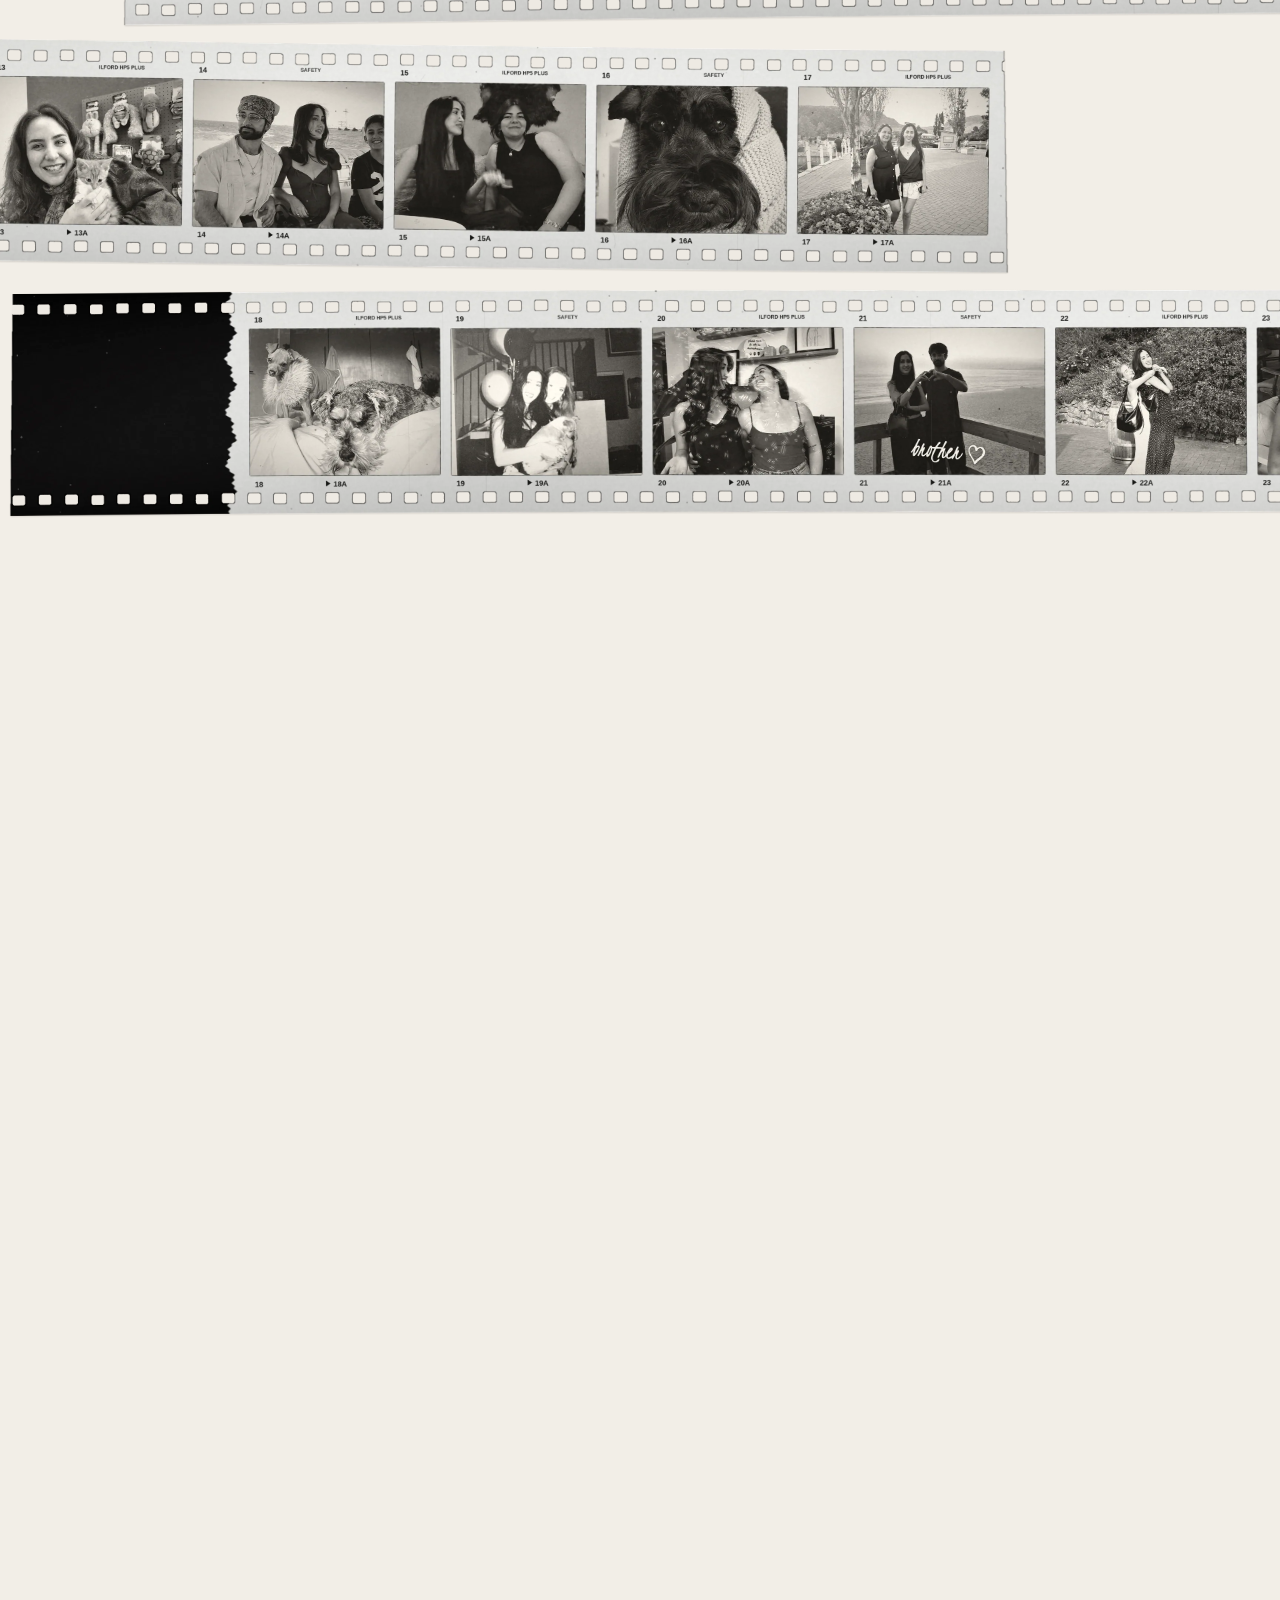
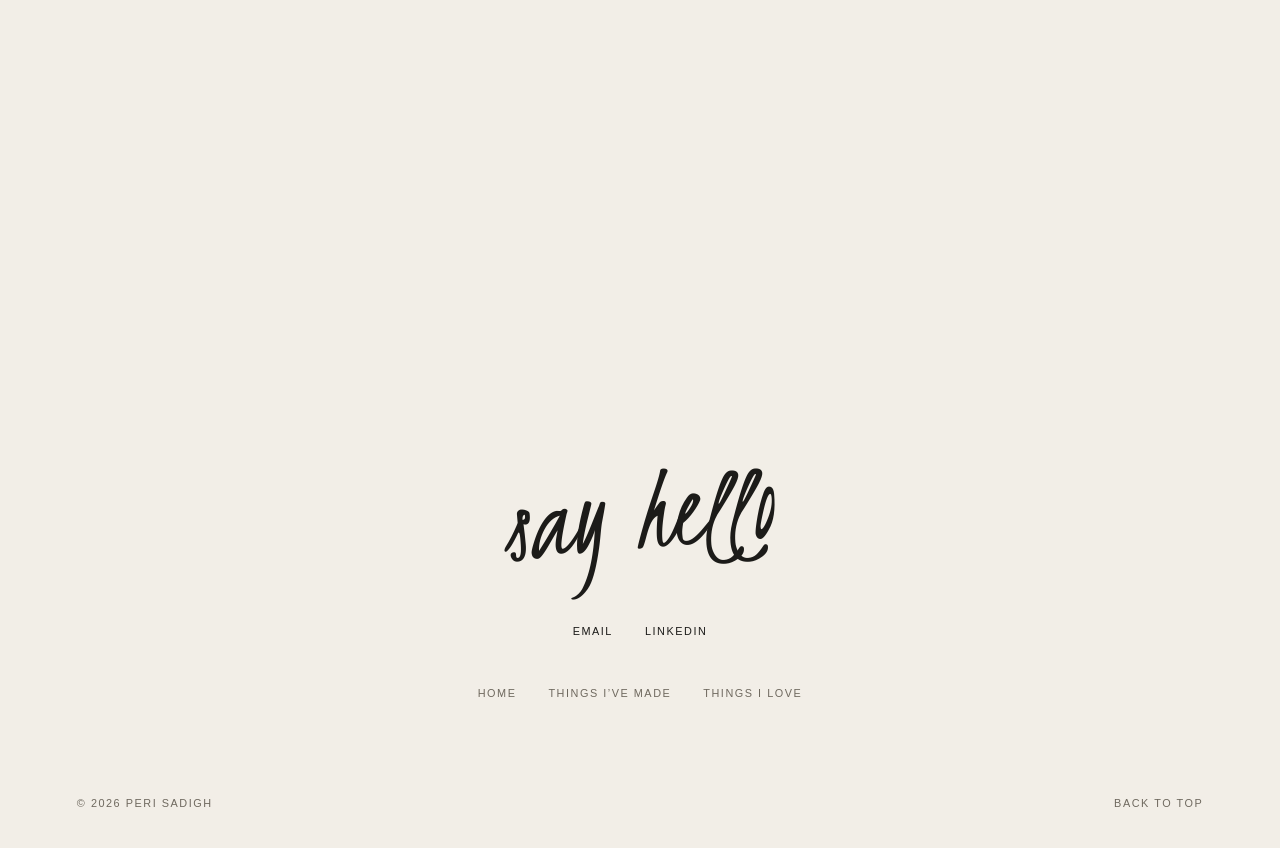
<file: things-i-love.html>
<!doctype html>
<html lang="en">
<head>
<meta charset="utf-8">
<meta name="viewport" content="width=device-width, initial-scale=1">
<title>Things I love · Peri Sadigh</title>
<meta name="description" content="Piano, yoga, Tuvan throat singing, and a contact sheet of the people (and pets) I love.">
<meta name="theme-color" content="#f2eee7">
<link rel="icon" href="assets/favicon.svg" type="image/svg+xml"><link rel="apple-touch-icon" href="assets/apple-touch-icon.png">
<meta property="og:type" content="website"><meta property="og:site_name" content="Peri Sadigh"><meta property="og:title" content="Things I love · Peri"><meta property="og:description" content="Piano, yoga, Tuvan throat singing, and a contact sheet of the people (and pets) I love."><meta property="og:url" content="https://perisadigh.com/things-i-love.html"><meta property="og:image" content="https://perisadigh.com/assets/img/og.jpg"><meta property="og:image:width" content="1200"><meta property="og:image:height" content="630"><meta name="twitter:card" content="summary_large_image">
<link rel="preconnect" href="https://fonts.googleapis.com">
<link rel="preconnect" href="https://fonts.gstatic.com" crossorigin>
<link href="https://fonts.googleapis.com/css2?family=EB+Garamond:ital,wght@0,400;0,500;1,400&family=Inter+Tight:wght@400;500&family=Kristi&display=swap" rel="stylesheet">
<link rel="stylesheet" href="assets/inner.css"><link rel="stylesheet" href="assets/vt.css"><link rel="expect" href="#title" blocking="render">
<script>document.documentElement.classList.add("js")</script>
<script src="assets/lenis.min.js"></script><script src="assets/motion.js"></script>
</head>
<body>
<header class="cap"><a href="index.html">Home</a><nav aria-label="Pages"><a href="work.html">Things I&rsquo;ve made</a><a href="things-i-love.html" aria-current="page">Things I love</a></nav></header>
<main id="top">
  <section class="pt">
  <p class="folio cap mu">03</p>
  <h1 id="title" class="sm" data-recede aria-label="Things I love"><span class="ln" aria-hidden="true"><span>Things I love</span></span></h1>
  </section>
  <section class="loves">
    <div class="plates" aria-hidden="true"><figure class="rv"><img src="assets/img/n/out-6.jpg" alt="" loading="lazy"></figure><figure class="rv"><img src="assets/img/n/out-2.jpg" alt="" loading="lazy"></figure><figure class="rv"><img src="assets/img/n/out-5.jpg" alt="" loading="lazy"></figure></div>
    <ol class="loves-list stag">
      <li style="--i:0"><span class="n type">01</span><span>Piano</span></li>
      <li style="--i:1"><span class="n type">02</span><span>Yoga</span></li>
      <li style="--i:2"><span class="n type">03</span><span>Building random things with AI</span></li>
      <li style="--i:3"><span class="n type">04</span><span>Creating AI portraits of my friends</span></li>
      <li style="--i:4"><span class="n type">05</span><span>Quality time with the people I love</span></li>
      <li style="--i:5"><span class="n type">06</span><span>Learning new things</span></li>
      <li style="--i:6"><span class="n type">07</span><span>Spending time outdoors</span></li>
      <li style="--i:7"><span class="n type">08</span><span>Hiking</span></li>
      <li style="--i:8"><span class="n type">09</span><span>Floating in calm water</span></li>
      <li style="--i:9"><span class="n type">10</span><span>Shells</span></li>
      <li style="--i:10"><span class="n type">11</span><span>Rock climbing</span></li>
      <li style="--i:11"><span class="n type">12</span><span>Pranks</span></li>
      <li style="--i:12"><span class="n type">13</span><span>Crossword puzzles</span></li>
      <li style="--i:13"><span class="n type">14</span><span>Board games (especially trivia ones)</span></li>
      <li style="--i:14"><span class="n type">15</span><span>History</span></li>
      <li style="--i:15"><span class="n type">16</span><span>Water parks</span></li>
      <li style="--i:16"><span class="n type">17</span><span>Being described</span></li>
      <li style="--i:17"><span class="n type">18</span><span>Handwritten cards/notes</span></li>
      <li style="--i:18"><span class="n type">19</span><span>Interpretive dance (watching, not doing)</span></li>
      <li style="--i:19"><span class="n type">20</span><span>Tuvan throat singing</span></li>
      <li style="--i:20"><span class="n type">21</span><span>Karaoke</span></li>
      <li style="--i:21"><span class="n type">22</span><span>Blind karaoke</span></li>
      <!-- TO CONFIRM: not in Peri's approved list of 29 -->
      <li style="--i:22"><span class="n type">23</span><span>Anything vintage</span></li>
      <li style="--i:23"><span class="n type">24</span><span>Running</span></li>
      <li style="--i:24"><span class="n type">25</span><span>Strength training</span></li>
      <li style="--i:25"><span class="n type">26</span><span>Crafts</span></li>
      <li style="--i:26"><span class="n type">27</span><span>Photography</span></li>
      <li style="--i:27"><span class="n type">28</span><span>Architecture &amp; interior design</span></li>
      <li style="--i:28"><span class="n type">29</span><span>Baking</span></li>
      <li style="--i:29"><span class="n type">30</span><span>Fashion</span></li>
      <li style="--i:30"><span class="n type">31</span><span>&ldquo;Believe&rdquo; by Cher</span></li>
</ol>
  </section>
  <section id="people" aria-label="People (and pets) I love">
    <div class="pstage">
    <h2 class="vh">People (and pets) I love</h2>
    <p class="slabel cap" aria-hidden="true"><span class="hw">the ones i love</span></p>
    <div class="csheet" role="img" aria-label="A contact sheet of photos of people and pets I love">
      <div class="rw"><figure class="crow" data-dir="1"><img src="assets/img/n/sheet/row-a.webp" alt="" width="6000" height="721" decoding="async">
        <span class="fr" aria-hidden="true" style="left:7.00%;top:22.70%;width:8.67%;height:55.62%;--tilt:-0.21deg"></span>
        <span class="fr" aria-hidden="true" style="left:16.12%;top:22.34%;width:8.67%;height:55.62%;--tilt:-0.31deg"></span>
        <span class="fr" aria-hidden="true" style="left:25.23%;top:21.93%;width:8.67%;height:55.62%;--tilt:-0.29deg"></span>
        <span class="fr" aria-hidden="true" style="left:34.35%;top:21.62%;width:8.67%;height:55.62%;--tilt:-0.16deg"></span>
        <span class="fr" aria-hidden="true" style="left:43.47%;top:21.53%;width:8.67%;height:55.62%;--tilt:0.03deg"></span>
        <span class="fr" aria-hidden="true" style="left:52.58%;top:21.69%;width:8.67%;height:55.62%;--tilt:0.21deg"></span>
        <span class="fr" aria-hidden="true" style="left:61.70%;top:22.05%;width:8.67%;height:55.62%;--tilt:0.31deg"></span>
        <span class="fr" aria-hidden="true" style="left:70.82%;top:22.46%;width:8.67%;height:55.62%;--tilt:0.29deg"></span>
      </figure></div>
      <div class="rw"><figure class="crow" data-dir="-1"><img src="assets/img/n/sheet/row-b.webp" alt="" width="6000" height="721" decoding="async">
        <span class="fr" aria-hidden="true" style="left:5.00%;top:22.19%;width:8.67%;height:55.62%;--tilt:-0.32deg"></span>
        <span class="fr" aria-hidden="true" style="left:14.12%;top:21.80%;width:8.67%;height:55.62%;--tilt:-0.26deg"></span>
        <span class="fr" aria-hidden="true" style="left:23.23%;top:21.56%;width:8.67%;height:55.62%;--tilt:-0.10deg"></span>
        <span class="fr" aria-hidden="true" style="left:32.35%;top:21.56%;width:8.67%;height:55.62%;--tilt:0.10deg"></span>
        <span class="fr" aria-hidden="true" style="left:41.47%;top:21.81%;width:8.67%;height:55.62%;--tilt:0.26deg"></span>
        <span class="fr" aria-hidden="true" style="left:50.58%;top:22.20%;width:8.67%;height:55.62%;--tilt:0.32deg"></span>
        <span class="fr" aria-hidden="true" style="left:59.70%;top:22.59%;width:8.67%;height:55.62%;--tilt:0.25deg"></span>
        <span class="fr" aria-hidden="true" style="left:68.82%;top:22.83%;width:8.67%;height:55.62%;--tilt:0.09deg"></span>
        <span class="fr" aria-hidden="true" style="left:77.93%;top:22.82%;width:8.67%;height:55.62%;--tilt:-0.10deg"></span>
      </figure></div>
      <div class="rw"><figure class="crow" data-dir="1"><img src="assets/img/n/sheet/row-c.webp" alt="" width="6000" height="721" decoding="async">
        <span class="fr" aria-hidden="true" style="left:11.50%;top:21.53%;width:8.67%;height:55.62%;--tilt:-0.04deg"></span>
        <span class="fr" aria-hidden="true" style="left:20.62%;top:21.61%;width:8.67%;height:55.62%;--tilt:0.16deg"></span>
        <span class="fr" aria-hidden="true" style="left:29.73%;top:21.91%;width:8.67%;height:55.62%;--tilt:0.29deg"></span>
        <span class="fr" aria-hidden="true" style="left:38.85%;top:22.32%;width:8.67%;height:55.62%;--tilt:0.31deg"></span>
        <span class="fr" aria-hidden="true" style="left:47.97%;top:22.68%;width:8.67%;height:55.62%;--tilt:0.21deg"></span>
        <span class="fr" aria-hidden="true" style="left:57.08%;top:22.85%;width:8.67%;height:55.62%;--tilt:0.03deg"></span>
        <span class="fr" aria-hidden="true" style="left:66.20%;top:22.77%;width:8.67%;height:55.62%;--tilt:-0.16deg"></span>
        <span class="fr" aria-hidden="true" style="left:75.32%;top:22.46%;width:8.67%;height:55.62%;--tilt:-0.29deg"></span>
        <span class="fr" aria-hidden="true" style="left:84.43%;top:22.05%;width:8.67%;height:55.62%;--tilt:-0.31deg"></span>
      </figure></div>
    </div>
    </div>
  </section>
  <section class="hello">
    <p class="hi" aria-hidden="true">say hello</p>
    <p class="links cap fd"><a href="mailto:perisadigh21@gmail.com">Email</a><a href="https://www.linkedin.com/in/perisadigh/" target="_blank" rel="noopener">LinkedIn</a></p>
    <nav class="pgs cap mu" aria-label="Pages"><a href="index.html">Home</a><a href="work.html">Things I&rsquo;ve made</a><a href="things-i-love.html">Things I love</a></nav>
  </section>
  <p class="colophon cap"><span>&copy; <span data-year>2026</span> Peri Sadigh</span><a href="#top">Back to top</a></p>
</main>
<script src="assets/inner.js"></script>
</body>
</html>
</file>
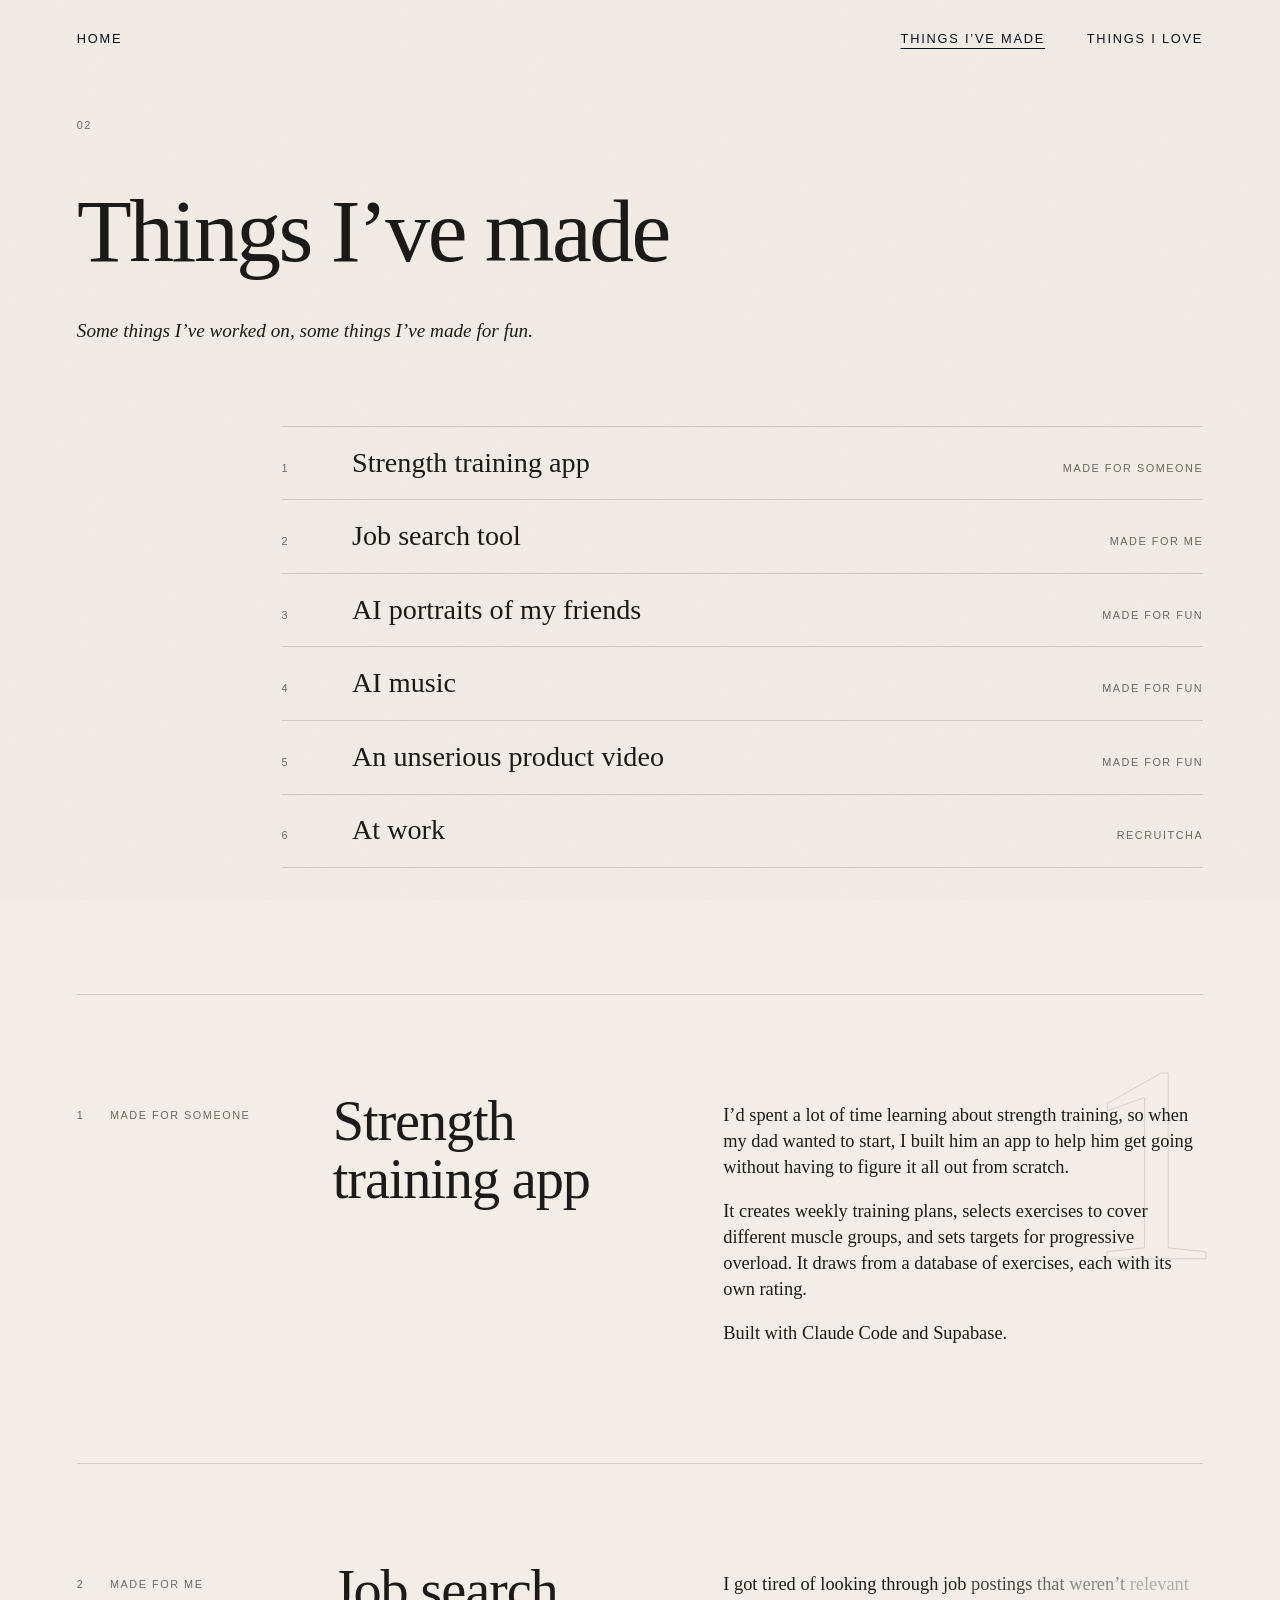
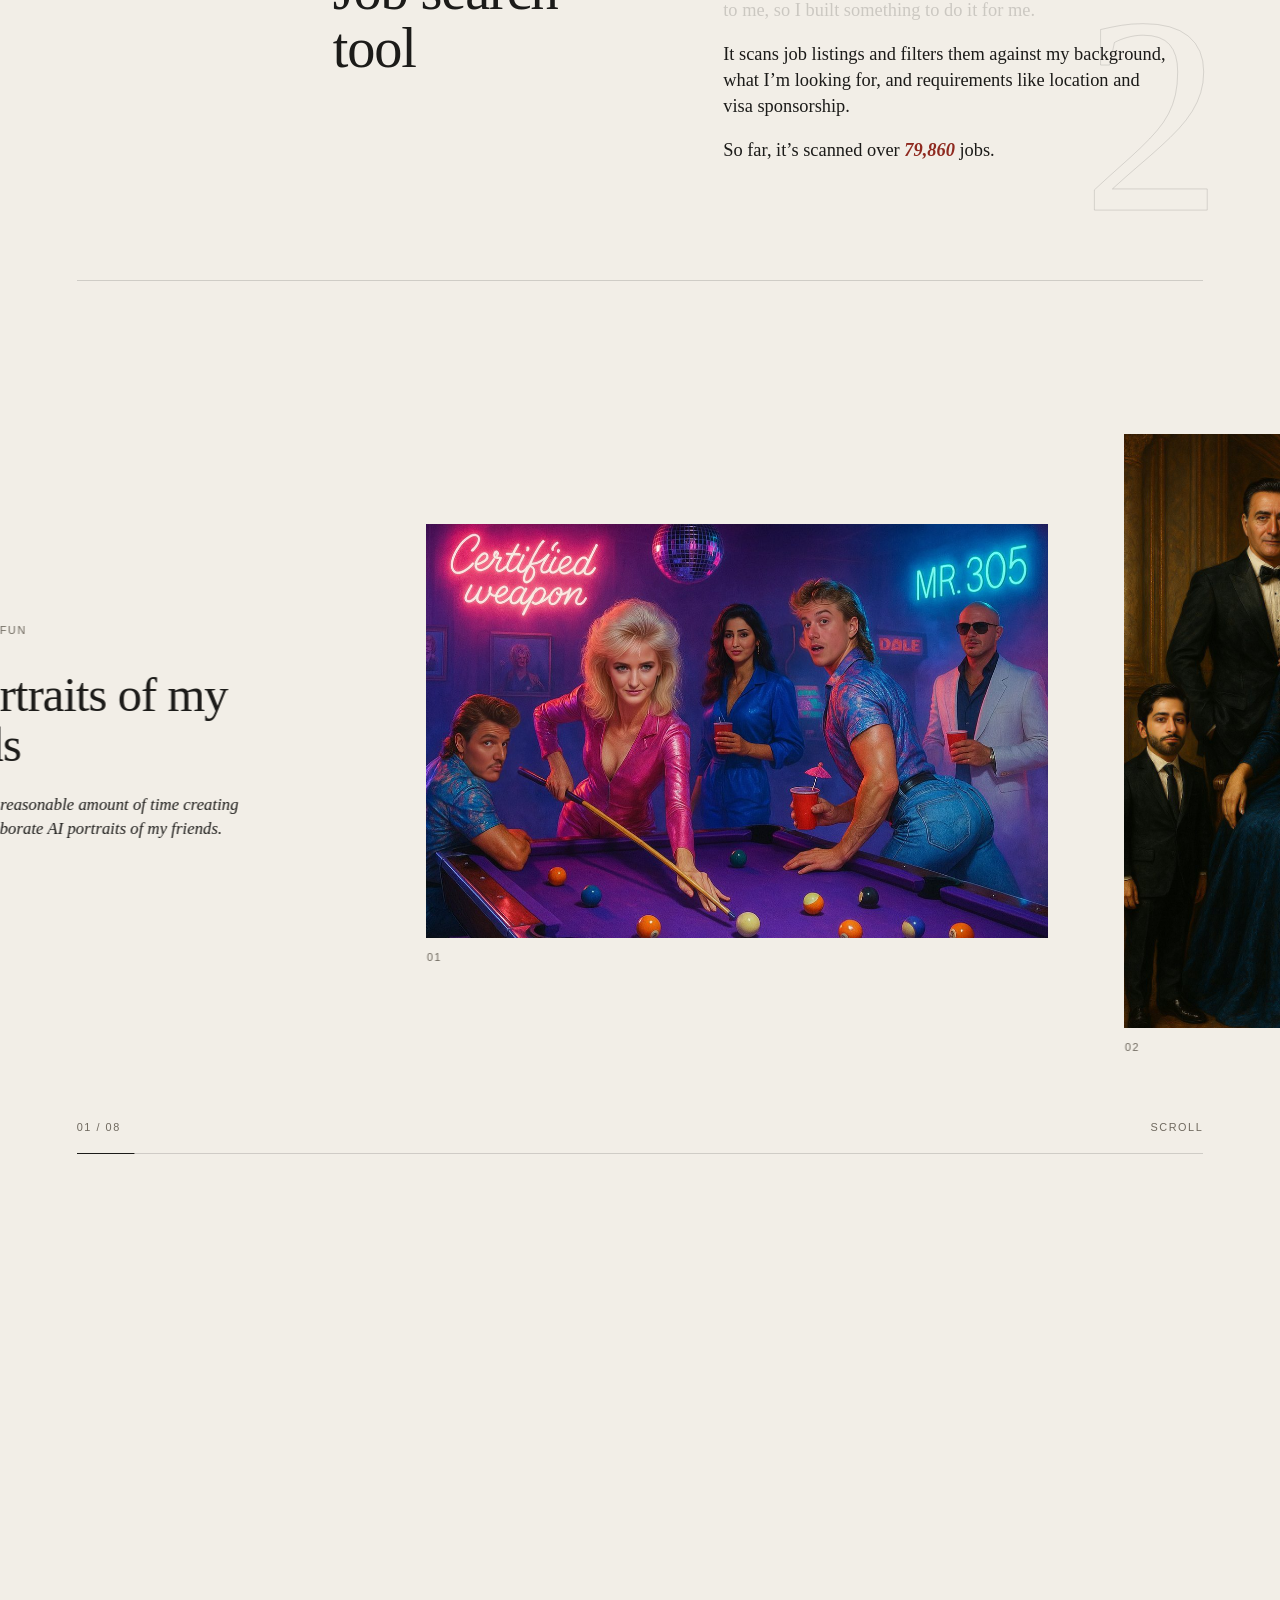
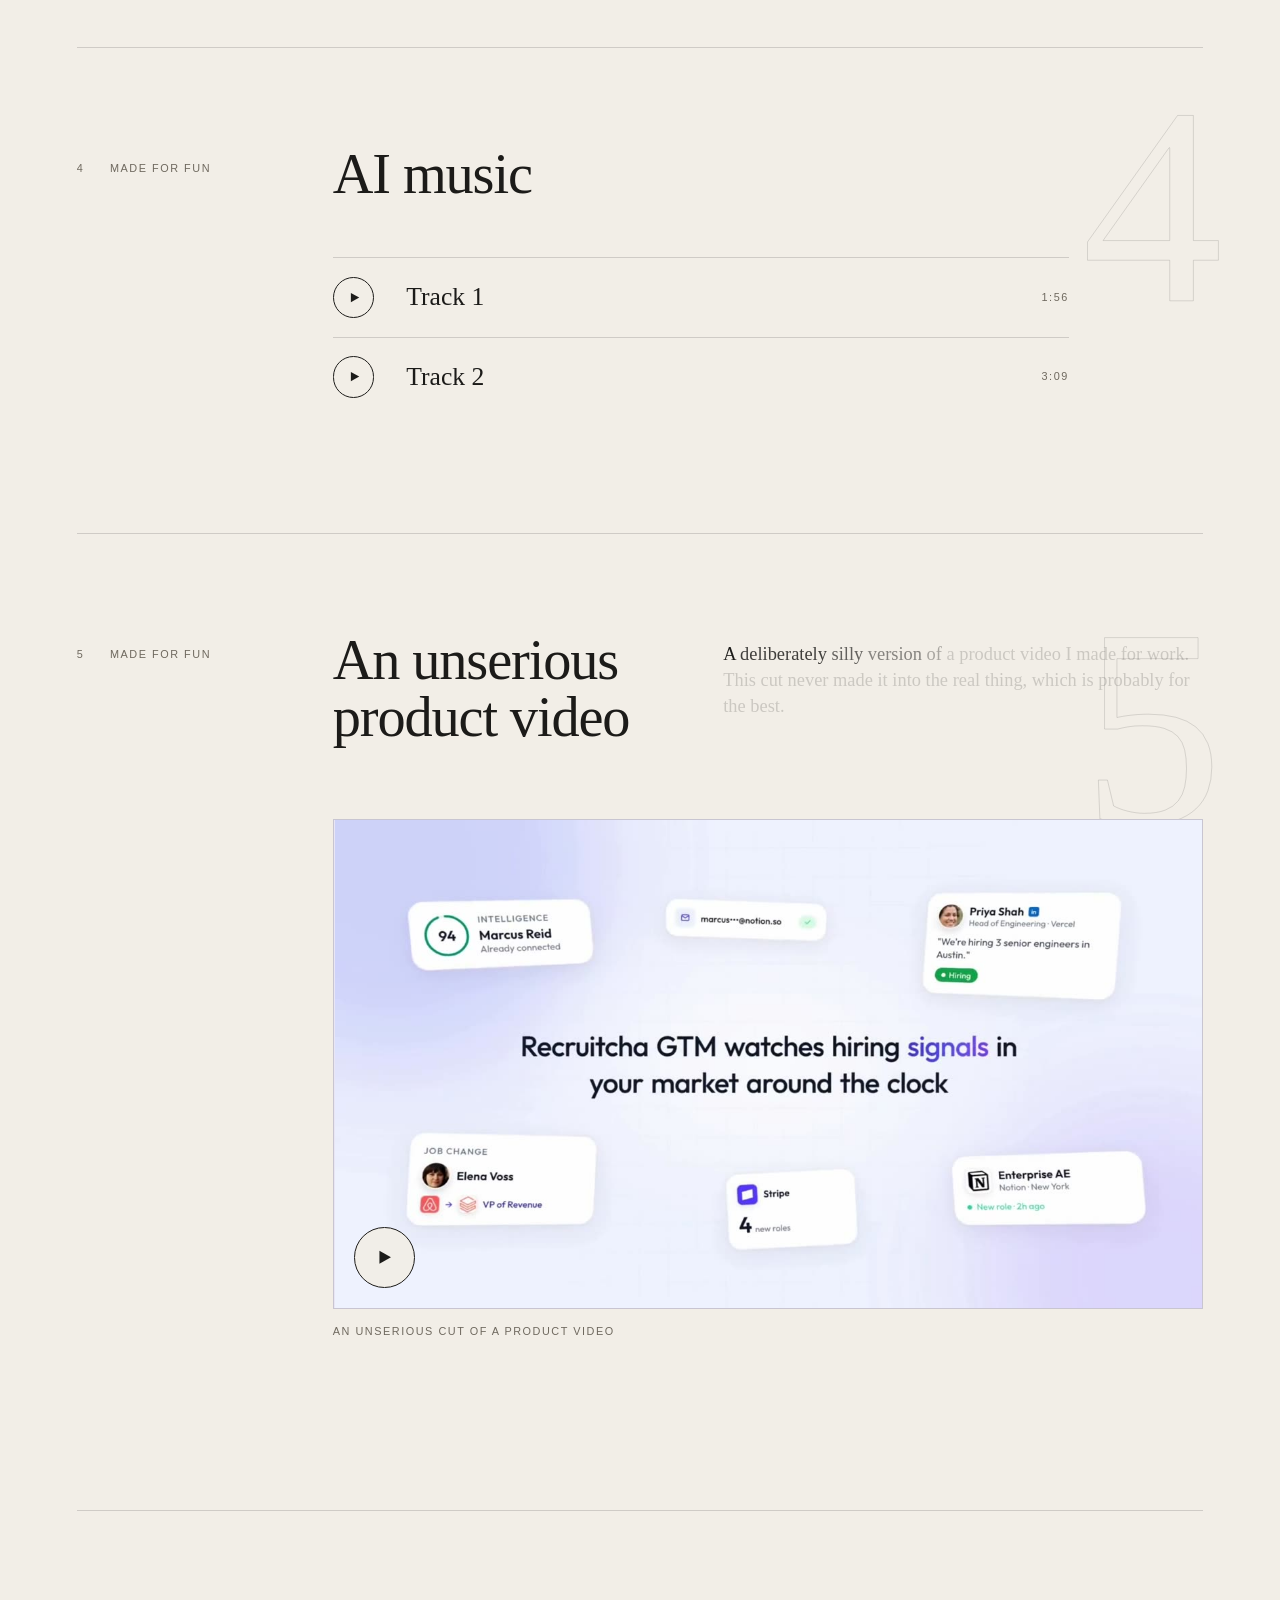
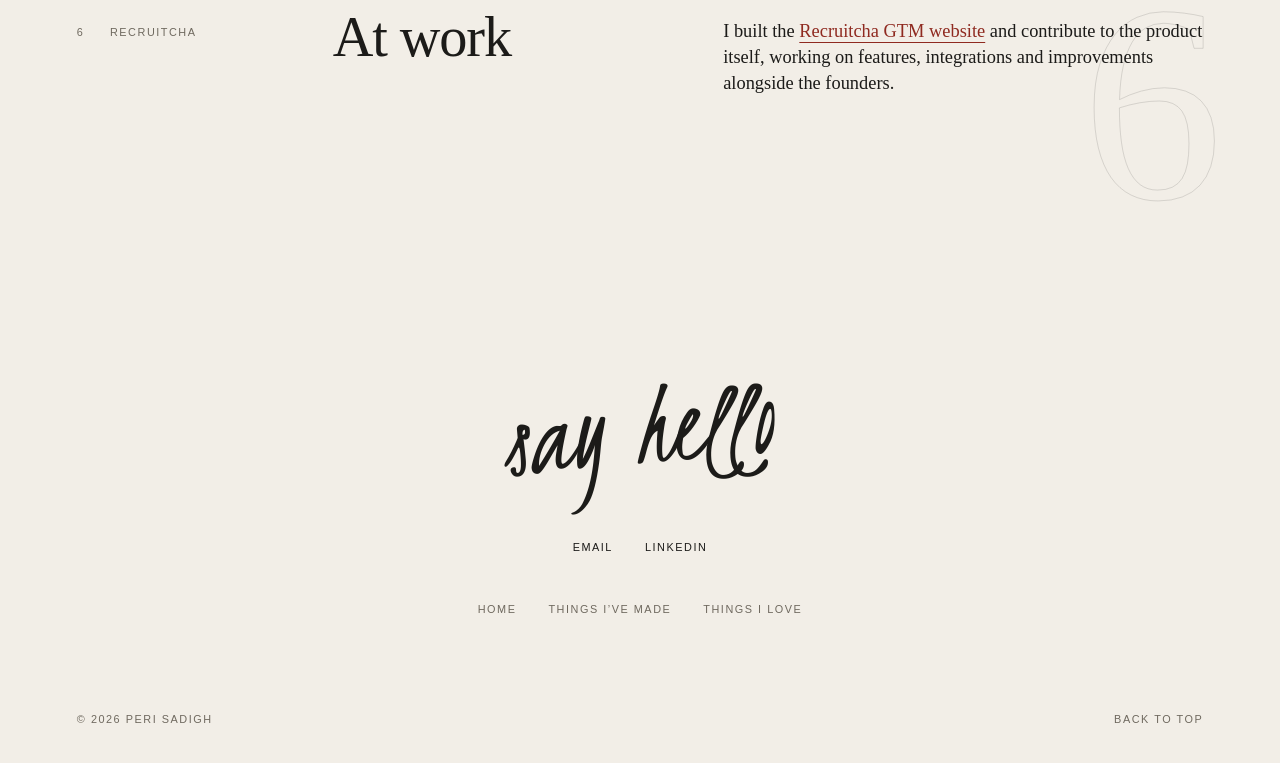
<file: work.html>
<!doctype html>
<html lang="en">
<head>
<meta charset="utf-8">
<meta name="viewport" content="width=device-width, initial-scale=1">
<title>Things I&rsquo;ve made · Peri Sadigh</title>
<meta name="description" content="Some things I’ve worked on, some things I’ve made for fun.">
<meta name="theme-color" content="#f2eee7">
<link rel="icon" href="assets/favicon.svg" type="image/svg+xml"><link rel="apple-touch-icon" href="assets/apple-touch-icon.png">
<meta property="og:type" content="website"><meta property="og:site_name" content="Peri Sadigh"><meta property="og:title" content="Things I’ve made · Peri Sadigh"><meta property="og:description" content="Some things I’ve worked on, some things I’ve made for fun."><meta property="og:url" content="https://perisadigh.com/work.html"><meta property="og:image" content="https://perisadigh.com/assets/img/og.jpg"><meta property="og:image:width" content="1200"><meta property="og:image:height" content="630"><meta name="twitter:card" content="summary_large_image">
<link rel="preconnect" href="https://fonts.googleapis.com">
<link rel="preconnect" href="https://fonts.gstatic.com" crossorigin>
<link href="https://fonts.googleapis.com/css2?family=EB+Garamond:ital,wght@0,400;0,500;1,400&family=Inter+Tight:wght@400;500&family=Kristi&display=swap" rel="stylesheet">
<link rel="stylesheet" href="assets/inner.css"><link rel="stylesheet" href="assets/vt.css"><link rel="expect" href="#title" blocking="render">
<script>document.documentElement.classList.add("js")</script>
<script src="assets/lenis.min.js"></script><script src="assets/motion.js"></script>
</head>
<body>
<header class="cap"><a href="index.html">Home</a><nav aria-label="Pages"><a href="work.html" aria-current="page">Things I&rsquo;ve made</a><a href="things-i-love.html">Things I love</a></nav></header>
<main id="top">
  <section class="pt">
  <p class="folio cap mu">02</p>
  <h1 id="title" class="sm" data-recede aria-label="Things I&rsquo;ve made"><span class="ln" aria-hidden="true"><span>Things I&rsquo;ve made</span></span></h1>
  <p class="stand fd">Some things I&rsquo;ve worked on, some things I&rsquo;ve made for fun.</p>
  </section>
  <ol class="toc stag">
    <li><a href="#strength"><span class="n cap">1</span><span class="nm">Strength training app</span><span class="k cap">Made for someone</span></a></li>
    <li><a href="#jobs"><span class="n cap">2</span><span class="nm">Job search tool</span><span class="k cap">Made for me</span></a></li>
    <li><a href="#portraits"><span class="n cap">3</span><span class="nm">AI portraits of my friends</span><span class="k cap">Made for fun</span></a></li>
    <li><a href="#music"><span class="n cap">4</span><span class="nm">AI music</span><span class="k cap">Made for fun</span></a></li>
    <li><a href="#video"><span class="n cap">5</span><span class="nm">An unserious product video</span><span class="k cap">Made for fun</span></a></li>
    <li><a href="#work"><span class="n cap">6</span><span class="nm">At work</span><span class="k cap">Recruitcha</span></a></li>
  </ol>
  <section class="proj" id="strength">
    <p class="pm cap mu"><span>1</span><span>Made for someone</span></p>
    <div><h2 class="fd">Strength training app</h2>
      <p class="body" data-fill>I&rsquo;d spent a lot of time learning about strength training, so when my dad wanted to start, I built him an app to help him get going without having to figure it all out from scratch.</p>
      <p class="body">It creates weekly training plans, selects exercises to cover different muscle groups, and sets targets for progressive overload. It draws from a database of exercises, each with its own rating.</p>
      <p class="body">Built with Claude Code and Supabase.</p></div>
  </section>
  <section class="proj" id="jobs">
    <p class="pm cap mu"><span>2</span><span>Made for me</span></p>
    <div><h2 class="fd">Job search tool</h2>
      <p class="body" data-fill>I got tired of looking through job postings that weren&rsquo;t relevant to me, so I built something to do it for me.</p>
      <p class="body">It scans job listings and filters them against my background, what I&rsquo;m looking for, and requirements like location and visa sponsorship.</p>
      <p class="body stat">So far, it&rsquo;s scanned over <b class="cnt" data-to="80000">80,000</b> jobs.</p></div>
  </section>
  <section class="prail" id="portraits" aria-label="AI portraits of my friends">
   <div class="stage">
    <div class="track">
     <div class="intro"><p class="pm cap mu"><span>3</span><span>Made for fun</span></p><h2>AI portraits of my friends</h2><p class="d">I&rsquo;ve spent an unreasonable amount of time creating increasingly elaborate AI portraits of my friends.</p></div>
      <figure class="pf" data-lightbox="assets/img/photo/ai-pool.jpg" style="--h:46vh;--t:0vh;--ar:1400/933"><div class="pw"><img src="assets/img/photo/ai-pool.jpg" alt="AI portrait"></div><span class="no cap">01</span></figure>
      <figure class="pf" data-lightbox="assets/img/photo/ai-family.jpg" style="--h:66vh;--t:0vh;--ar:1024/1536"><div class="pw"><img src="assets/img/photo/ai-family.jpg" alt="AI portrait"></div><span class="no cap">02</span></figure>
      <figure class="pf" data-lightbox="assets/img/photo/ai-generals.jpg" style="--h:66vh;--t:0vh;--ar:1024/1536"><div class="pw"><img src="assets/img/photo/ai-generals.jpg" alt="AI portrait"></div><span class="no cap">03</span></figure>
      <figure class="pf" data-lightbox="assets/img/photo/ai-rugby.jpg" style="--h:46vh;--t:0vh;--ar:1400/933"><div class="pw"><img src="assets/img/photo/ai-rugby.jpg" alt="AI portrait" loading="lazy"></div><span class="no cap">04</span></figure>
      <figure class="pf" data-lightbox="assets/img/photo/ai-toast.jpg" style="--h:66vh;--t:0vh;--ar:993/1400"><div class="pw"><img src="assets/img/photo/ai-toast.jpg" alt="AI portrait" loading="lazy"></div><span class="no cap">05</span></figure>
      <figure class="pf" data-lightbox="assets/img/photo/ai-generals-2.jpg" style="--h:66vh;--t:0vh;--ar:1024/1536"><div class="pw"><img src="assets/img/photo/ai-generals-2.jpg" alt="AI portrait" loading="lazy"></div><span class="no cap">06</span></figure>
      <figure class="pf" data-lightbox="assets/img/photo/ai-splits-2.jpg" style="--h:66vh;--t:0vh;--ar:933/1400"><div class="pw"><img src="assets/img/photo/ai-splits-2.jpg" alt="AI portrait" loading="lazy"></div><span class="no cap">07</span></figure>
      <figure class="pf" data-lightbox="assets/img/photo/ai-family-2.jpg" style="--h:66vh;--t:0vh;--ar:1061/1600"><div class="pw"><img src="assets/img/photo/ai-family-2.jpg" alt="AI portrait" loading="lazy"></div><span class="no cap">08</span></figure>
    </div>
    <p class="hud cap"><span class="count">01 / 08</span><span>Scroll</span></p>
    <div class="bar"><i></i></div>
   </div>
  </section>
  <div class="after"></div>
  <section class="proj" id="music">
    <p class="pm cap mu"><span>4</span><span>Made for fun</span></p>
    <div><h2 class="fd">AI music</h2></div>
    <ol class="tracks tr">
          <li data-src="assets/audio/track-1.mp3"><button class="play" type="button" aria-label="Play"><svg viewBox="0 0 12 12" aria-hidden="true"><path d="M2 1l9 5-9 5z" fill="currentColor"/></svg></button><span class="tt">Track 1</span><span class="len">1:56</span></li>
          <li data-src="assets/audio/track-2.mp3"><button class="play" type="button" aria-label="Play"><svg viewBox="0 0 12 12" aria-hidden="true"><path d="M2 1l9 5-9 5z" fill="currentColor"/></svg></button><span class="tt">Track 2</span><span class="len">3:09</span></li>
          <li hidden><button class="play" type="button" aria-label="Play"><svg viewBox="0 0 12 12" aria-hidden="true"><path d="M2 1l9 5-9 5z" fill="currentColor"/></svg></button><span class="tt">Track title to come</span><span class="len">0:00</span></li>
      </ol>
  </section>
  <section class="proj" id="video">
    <p class="pm cap mu"><span>5</span><span>Made for fun</span></p>
    <div><h2 class="fd">An unserious product video</h2>
      <p class="body" data-fill>A deliberately silly version of a product video I made for work. This cut never made it into the real thing, which is probably for the best.</p></div>
    <figure class="vid"><div class="vp" data-grow><video controls preload="metadata" playsinline poster="assets/video/recruitcha-gtm.jpg"><source src="assets/video/recruitcha-gtm.mp4" type="video/mp4"></video></div><figcaption class="cap mu">An unserious cut of a product video</figcaption></figure>
  </section>
  <div class="after"></div>
  <section class="proj" id="work">
    <p class="pm cap mu"><span>6</span><span>Recruitcha</span></p>
    <div><h2 class="fd">At work</h2>
      <p class="body">I built the <a href="https://recruitcha.ai/">Recruitcha GTM website</a> and contribute to the product itself, working on features, integrations and improvements alongside the founders.</p></div>

  </section>
  <section class="hello">
    <p class="hi" aria-hidden="true">say hello</p>
    <p class="links cap fd"><a href="mailto:perisadigh21@gmail.com">Email</a><a href="https://www.linkedin.com/in/perisadigh/" target="_blank" rel="noopener">LinkedIn</a></p>
    <nav class="pgs cap mu" aria-label="Pages"><a href="index.html">Home</a><a href="work.html">Things I&rsquo;ve made</a><a href="things-i-love.html">Things I love</a></nav>
  </section>
  <p class="colophon cap"><span>&copy; <span data-year>2026</span> Peri Sadigh</span><a href="#top">Back to top</a></p>
</main>
<div class="lb" role="dialog" aria-label="Photo" aria-modal="true"><button type="button" class="cap">Close</button><img alt=""></div>
<script src="assets/inner.js"></script>
</body>
</html>
</file>
<file: assets/inner.css>
/* Peri: shared styles for the inner pages (same system as the homepage) */
:root{--paper:#f2eee7;--ink:#1c1b19;--mu:#6f695f;--red:#8f2a20;--line:rgba(28,27,25,.16);--serif:"Libre Caslon Text","Libre Caslon Display",Georgia,serif;--cap:"Familjen Grotesk","Helvetica Neue",sans-serif;--e:cubic-bezier(.2,.7,.2,1)}
*{box-sizing:border-box}html{background:var(--paper)}body{margin:0;color:var(--ink);font:400 1.2rem/1.5 var(--serif);-webkit-font-smoothing:antialiased}
p,h1,h2,ol,ul,figure{margin:0;padding:0}img{display:block;width:100%;height:100%;object-fit:cover}
body::after{content:"";position:fixed;inset:0;pointer-events:none;z-index:50;background:url(grain.png) 0 0/220px 220px}
.cap,.type{font:500 .68rem/1.5 var(--cap);letter-spacing:.14em;text-transform:uppercase}
.mu{color:var(--mu)}
a{color:inherit;text-decoration:none}
::selection{background:var(--red);color:var(--paper)}
p,li{text-wrap:pretty}
@media (prefers-reduced-motion:no-preference){html{scroll-behavior:smooth;scroll-padding-top:5.5rem}}
:focus-visible{outline:1px solid var(--red);outline-offset:4px}
header{position:fixed;top:0;left:0;right:0;z-index:40;display:flex;justify-content:space-between;padding:1.8rem 6vw;color:#fff;mix-blend-mode:difference;transition:transform .7s var(--e)}header.away{transform:translateY(-130%)}
header nav{display:flex;gap:2.6rem}header.cap{font-size:.8rem}header a[aria-current]{text-decoration:underline;text-underline-offset:.4em}
header nav a,.hello .links a{background:linear-gradient(currentColor,currentColor) 0 100%/0 1px no-repeat;padding-bottom:.35em;transition:background-size .6s var(--e)}header nav a:hover,header nav a:focus-visible,.hello .links a:hover,.hello .links a:focus-visible{background-size:100% 1px}
header a[aria-current]{background:none}
/* page title */
.pt{position:relative;padding:21vh 6vw 9vh}
.pt .folio{position:absolute;left:6vw;top:13vh}
.pt h1{font:400 clamp(3.2rem,10vw,11.5rem)/.94 var(--serif);letter-spacing:-.028em}
.pt h1.sm{font-size:clamp(2.8rem,7vw,8rem)}
.pt h1.long{font-size:clamp(2.8rem,7vw,8rem)}
.pt .stand{margin-top:5vh;max-width:30rem;font:italic 400 clamp(1.15rem,1.5vw,1.5rem)/1.38 var(--serif)}
/* motion: lines rise, plates open, rows settle, script is written */
.js .ln{display:block;overflow:hidden;padding:0 .14em .42em 0;margin:0 -.14em -.42em 0}.js .ln>span{display:block;transform:translateY(108%)}
.js.go .ln>span{transform:none;transition:transform .95s var(--e)}.js.go .ln:nth-child(2)>span{transition-delay:.08s}.js.go .ln:nth-child(3)>span{transition-delay:.16s}
.js .rv{overflow:hidden}.js .rv img{will-change:transform,opacity;opacity:0;transform:translate3d(0,1.6rem,0) scale(1.08);transform-origin:50% 100%}
.js .rv.in img{opacity:1;transform:none;transition:opacity .75s var(--e),transform 1.1s var(--e)}
.js .fd{opacity:0;transform:translateY(.8rem)}.js .fd.in{opacity:1;transform:none;transition:opacity .6s var(--e),transform .75s var(--e)}
.js .stag li{opacity:0;transform:translateY(.9rem)}.js .stag.in li{opacity:1;transform:none;transition:opacity .55s var(--e) calc(var(--i,0)*28ms),transform .65s var(--e) calc(var(--i,0)*28ms)}
.js .hi{clip-path:inset(-60% 100% -60% -25%)}.js .hi.in{clip-path:inset(-60% -25% -60% -25%);transition:clip-path 1.05s cubic-bezier(.5,0,.2,1)}
@media (prefers-reduced-motion:reduce){.js .ln>span{transform:none!important;transition:none!important}.js .rv img{opacity:1!important;transform:none!important}.js .fd,.js .stag li{opacity:1!important;transform:none!important}.js .hi{clip-path:none!important}}
/* things I've made */
.toc{list-style:none;margin:0 6vw 14vh 22vw}
.toc a{display:grid;grid-template-columns:3.4rem 1fr auto;align-items:baseline;gap:1rem;padding:1.3rem 0;border-top:1px solid var(--line);font:400 clamp(1.4rem,2.2vw,2.4rem)/1.1 var(--serif);transition:padding .6s var(--e)}
.toc li:last-child a{border-bottom:1px solid var(--line)}
.toc a:hover,.toc a:focus-visible{padding-left:1.1rem;font-style:italic}
.toc .n{color:var(--mu)}.toc .k{color:var(--mu)}
.proj{margin:0 6vw;padding:11vh 0 13vh;border-top:1px solid var(--line);display:grid;grid-template-columns:16vw minmax(0,1fr) minmax(0,30rem);column-gap:4vw;align-items:start}
.proj>div{display:contents}
.proj .pm{grid-column:1;grid-row:1}
.proj h2{grid-column:2;grid-row:1 / span 4}
.proj .body{grid-column:3}
.proj .vid{grid-column:2 / -1;margin-top:8vh;max-width:58rem}
.vid video{display:block;width:100%;aspect-ratio:16/9;background:#e9e6f4;border:1px solid var(--line)}
.vid figcaption{margin-top:.9rem}
.vid .vp{position:relative}
.vid .big{position:absolute;left:1.3rem;bottom:1.3rem;width:3.8rem;height:3.8rem;border-radius:50%;border:1px solid var(--ink);background:rgba(242,238,231,.94);color:var(--ink);display:grid;place-items:center;cursor:pointer;transition:background .5s var(--e),color .5s var(--e),transform .6s var(--e),opacity .5s var(--e)}
.vid .big svg{width:.9rem;height:.9rem;margin-left:.15rem}
.vid .big:hover,.vid .big:focus-visible{background:var(--ink);color:var(--paper);transform:scale(1.07)}
.vid .big[hidden]{display:none}
@media (max-width:760px){.vid .big{width:2.9rem;height:2.9rem;left:.8rem;bottom:.8rem}.vid .big svg{width:.75rem;height:.75rem}}

.proj .pm{display:flex;gap:1.6rem;padding-top:.9rem}
.proj h2{font:400 clamp(2.2rem,4.4vw,5rem)/1.02 var(--serif);letter-spacing:-.02em;max-width:11ch;text-wrap:balance}
.proj .body{margin-top:.55rem;max-width:34rem;font-size:clamp(1.15rem,1.4vw,1.45rem);line-height:1.42}
.proj .body+.body{margin-top:1.1rem}
.proj .body a{color:var(--red);text-decoration:underline;text-underline-offset:.25em}
.proj .tr{grid-column:2 / -1;margin-top:6vh;max-width:46rem}
.tracks{list-style:none}
.tracks li{display:grid;grid-template-columns:3.4rem 1fr auto;align-items:center;gap:1.2rem;padding:1.15rem 0;border-top:1px solid var(--line);font:400 clamp(1.4rem,2vw,2rem)/1.1 var(--serif)}
.tracks li:last-child{border-bottom:1px solid var(--line)}
.tracks li[hidden]{display:none}
.tracks .play{width:2.6rem;height:2.6rem;border-radius:50%;border:1px solid var(--ink);background:none;color:var(--ink);display:grid;place-items:center;cursor:pointer;transition:background .4s,color .4s}
.tracks .play svg{width:.7rem;height:.7rem;margin-left:.1rem}
.tracks .play:hover,.tracks li.on .play{background:var(--ink);color:var(--paper)}
.tracks .len{font:500 .68rem/1 var(--cap);letter-spacing:.14em;color:var(--mu)}
/* the portraits: a pinned gallery that slides sideways as you scroll */
.prail{position:relative;border-top:1px solid var(--line);margin:0 6vw}
.stage{position:sticky;top:0;height:100vh;overflow:hidden;margin:0 -6vw}
.track{position:absolute;left:0;top:0;height:100%;display:flex;align-items:center;gap:6vw;padding:0 8vw 0 6vw;will-change:transform}
.intro{flex:none;width:min(27rem,34vw);align-self:center;margin-right:2vw}
.intro .pm{display:flex;gap:1.6rem;margin-bottom:2rem}
.intro h2{margin:0 0 1.4rem;font:400 clamp(2.2rem,3.8vw,4rem)/1.04 var(--serif);letter-spacing:-.02em}
.intro p.d{max-width:22rem;font:italic 400 clamp(1.05rem,1.2vw,1.2rem)/1.4 var(--serif)}
.pf{flex:none;position:relative;margin-top:var(--t);height:var(--h);aspect-ratio:var(--ar);cursor:zoom-in}
.pf .pw{width:100%;height:100%;overflow:hidden;background:#dcd6cb}
.pf img{transform:scale(1.14) translateX(var(--px,0%));transition:transform .9s var(--e);will-change:transform}
.pf .no{position:absolute;left:0;top:calc(100% + .7rem);color:var(--mu)}
.hud{position:absolute;left:6vw;right:6vw;bottom:5vh;display:flex;justify-content:space-between;pointer-events:none;color:var(--mu)}
.bar{position:absolute;left:6vw;right:6vw;bottom:3vh;height:1px;background:var(--line)}
.bar i{display:block;height:100%;background:var(--ink);transform-origin:left;transform:scaleX(var(--p,0))}
.after{height:6vh}
/* things I love */
.loves{display:grid;grid-template-columns:28vw 1fr;gap:0 5vw;padding:0 6vw 14vh}
.plates figure{width:62%}.plates figure+figure{margin-top:9vh}.plates figure:nth-child(2){margin-left:30%;width:70%}.plates figure:nth-child(3){width:52%}
.plates img{height:auto}
.loves-list{list-style:none;columns:2;column-gap:4.5vw}
.loves-list li,.rank-list li{display:grid;grid-template-columns:2.8rem 1fr;align-items:baseline;padding:.62rem 0 .6rem;border-top:1px solid var(--line);break-inside:avoid;font:400 clamp(1.15rem,1.55vw,1.6rem)/1.2 var(--serif)}
.loves-list .n,.rank-list .pos{color:var(--mu)}
.loves-list li:hover span:last-child{font-style:italic}
.loves-list a{color:var(--red);text-decoration:underline;text-underline-offset:.22em}
.sh{padding:6vh 6vw 7vh;border-top:1px solid var(--line);margin:0 6vw;padding-left:0;padding-right:0}
.sh h2{font:400 clamp(2.4rem,5.6vw,6.4rem)/1 var(--serif);letter-spacing:-.025em}
#people{--rw:min(267vw,calc(2.75*(100svh - 6rem)));margin:0 6vw;border-top:1px solid var(--line)}
.vh{position:absolute;width:1px;height:1px;overflow:hidden;clip:rect(0 0 0 0);white-space:nowrap}
.pstage{padding-top:9vh;margin:0 -6vw;position:relative;background:var(--paper)}
.slabel{position:absolute;left:6vw;top:5vh;display:flex;flex-direction:column;align-items:flex-start;gap:.3rem;color:var(--mu);z-index:1}.slabel .hw{font:400 clamp(1.5rem,2.2vw,2.3rem)/1 'Kristi',cursive;color:var(--ink);letter-spacing:0;text-transform:none;transform:rotate(-3deg)}
.pstage .sh{margin:0 6vw;border-top:0;padding:5vh 0 3vh}.pstage .sh h2{font-size:clamp(2rem,3.9vw,4.3rem)}
.csheet{padding:0 0 4vw;display:flex;flex-direction:column;overflow-x:auto;scrollbar-width:none}.csheet::-webkit-scrollbar{display:none}
.rw{position:relative;flex:none}.rw+.rw{margin-top:calc(var(--rw)*-.0083)}
.crow{position:relative;margin:0;width:var(--rw);transform:translate3d(var(--tx,0px),0,0) rotate(var(--r,0deg));will-change:transform;backface-visibility:hidden}
.rw:nth-child(1) .crow{--r:-.45deg}.rw:nth-child(2) .crow{--r:.5deg}.rw:nth-child(3) .crow{--r:-.3deg}
.crow img{display:block;width:100%;height:auto}
.crow .fr{position:absolute;border-radius:2px;transform:rotate(var(--tilt,0deg));transition:background .5s var(--e),box-shadow .5s var(--e)}
.crow .fr:hover{background:rgba(255,244,222,.1);box-shadow:inset 0 0 0 1px rgba(255,236,200,.5),0 0 22px rgba(255,226,170,.18)}
#people.live .pstage{padding-top:0;position:sticky;top:0;height:100vh;height:100svh;display:flex;flex-direction:column;justify-content:center;overflow:hidden}
#people.live .csheet{overflow:hidden;padding-bottom:0}
#people.live .pstage .sh{padding:0 0 2.2vh}
/* rankings */
.ranks{display:grid;grid-template-columns:22vw 1fr;gap:0 5vw;padding:0 6vw 10vh}
.ranks .plates figure{width:68%}.ranks .plates figure+figure{margin-top:2rem;margin-left:34%;width:54%}
.rank-list{list-style:none;max-width:36rem}
.ranks .plates{position:sticky;top:12vh;align-self:start}
.plot{grid-column:2;margin-top:14vh}
.plot .pm{color:var(--mu);margin-bottom:1.6rem}
.chart{display:block;width:100%;max-width:46rem;overflow:visible}
.chart .axis{fill:none;stroke:var(--mu);stroke-width:1}
.chart .ln{fill:none;stroke:var(--red);stroke-width:1.7;stroke-linejoin:round;stroke-dasharray:1;stroke-dashoffset:1}
.chart circle{fill:var(--ink);opacity:0}
.chart .ticks text{font:500 9px var(--cap);letter-spacing:.1em;fill:var(--mu);text-anchor:middle}.chart .ticks .yt{text-anchor:end}
.js .plot.in .ln{stroke-dashoffset:0;transition:stroke-dashoffset 2.6s cubic-bezier(.5,0,.2,1)}
.js .plot.in circle{opacity:1;transition:opacity .6s 1.8s}
html:not(.js) .chart .ln{stroke-dashoffset:0}html:not(.js) .chart circle{opacity:1}
/* say hello */
.hello{position:relative;padding:18vh 6vw 4vh;text-align:center}
.hello .hi{display:inline-block;font:400 clamp(5rem,9.5vw,9rem)/.9 "Kristi",cursive;transform:rotate(-5deg);white-space:nowrap}
.hello .links{display:flex;justify-content:center;gap:2rem;margin-top:3.4rem}
.hello .pgs{display:flex;justify-content:center;flex-wrap:wrap;gap:.6rem 2rem;margin-top:2.6rem}.hello .pgs a{background:linear-gradient(currentColor,currentColor) 0 100%/0 1px no-repeat;padding-bottom:.35em;transition:background-size .6s var(--e)}.hello .pgs a:hover,.hello .pgs a:focus-visible{background-size:100% 1px}
.colophon{display:flex;justify-content:space-between;padding:6vh 6vw 4vh;color:var(--mu)}
/* photo viewer: opens the film frame itself */
.lb{position:fixed;inset:0;z-index:60;display:grid;place-items:center;background:rgba(242,238,231,.97);opacity:0;visibility:hidden;transition:opacity .5s var(--e),visibility 0s .5s;cursor:zoom-out}
.lb.open{opacity:1;visibility:visible;transition:opacity .5s var(--e)}
.lb img{width:auto;height:auto;max-width:90vw;max-height:88vh;object-fit:contain;filter:drop-shadow(0 1px 1px rgba(30,18,8,.35)) drop-shadow(.3rem 1.2rem 1.6rem rgba(30,18,8,.25));transform:scale(.96);transition:transform .7s var(--e)}
.lb.open img{transform:none}
.lb button{position:absolute;top:1.8rem;right:6vw;border:0;background:none;color:var(--ink);cursor:pointer;padding:0 0 .35em;background:linear-gradient(currentColor,currentColor) 0 100%/100% 1px no-repeat}
.lb .lbp,.lb .lbx{top:50%;right:auto;left:3vw;transform:translateY(-50%);font:300 2.6rem/1 var(--serif);color:var(--mu);padding:.4rem .9rem;background:none;transition:color .4s var(--e),transform .5s var(--e)}
.lb .lbx{left:auto;right:3vw}
.lb .lbp:hover,.lb .lbx:hover,.lb .lbp:focus-visible,.lb .lbx:focus-visible{color:var(--ink)}
.lb .lbp:hover{transform:translate(-.3rem,-50%)}.lb .lbx:hover{transform:translate(.3rem,-50%)}
.lb .lbn{position:absolute;left:6vw;bottom:1.8rem;color:var(--mu);pointer-events:none}
.lb img.sw{animation:lbsw .6s var(--e)}
@keyframes lbsw{from{opacity:0;transform:scale(.985)}to{opacity:1;transform:none}}
@media (max-width:760px){.lb img{max-height:76vh}.lb .lbp,.lb .lbx{top:auto;bottom:1rem;transform:none;font-size:2.2rem}.lb .lbp{left:calc(50% - 4.2rem)}.lb .lbx{right:calc(50% - 4.2rem)}.lb .lbp:hover,.lb .lbx:hover{transform:none}.lb .lbn{left:16px;bottom:1.6rem}}
@media (prefers-reduced-motion:reduce){.lb img.sw{animation:none}}
@media (max-width:760px){
header{position:absolute;color:inherit;mix-blend-mode:normal;padding:1.4rem 16px;flex-direction:column;gap:.6rem}header.cap{font-size:.66rem}header nav{gap:.95rem;flex-wrap:nowrap}
.pt{padding:9rem 16px 3rem}.pt .folio{position:static;margin-bottom:1.4rem}.pt h1{font-size:15vw}.pt h1.long{font-size:11vw}.pt h1.sm{font-size:11vw}
.toc{margin:0 16px 5rem}.toc a{grid-template-columns:2.4rem 1fr}.toc .k{grid-column:2}
.proj{margin:0 16px;padding:3.2rem 0 4rem;grid-template-columns:1fr}.proj .pm{margin-bottom:1.4rem;grid-column:1;grid-row:auto}.proj h2{grid-column:1;grid-row:auto;max-width:none}.proj .body{grid-column:1;margin-top:1.4rem}.proj .body+.body{margin-top:1.1rem}.proj .tr{grid-column:1}.proj .vid{grid-column:1;margin-top:2rem}
.prail{margin:0 16px}.stage{position:static;height:auto;overflow:visible;margin:0}.track{position:static;height:auto;display:block;padding:0;transform:none!important}
.intro{width:auto;margin:0 0 2rem}.pf{height:auto;width:100%;aspect-ratio:var(--ar);margin:0 0 2.4rem}.pf .no{display:none}.pf img{transform:none}.hud,.bar{display:none}.prail{height:auto!important}
.loves{grid-template-columns:1fr;padding:0 16px 5rem}.plates{display:grid;grid-template-columns:1fr 1fr 1fr;gap:10px;margin-bottom:2.4rem}.plates figure,.plates figure+figure,.plates figure:nth-child(n){width:auto;margin:0}
.loves-list{columns:1}.sh{margin:0 16px}
#people{--rw:min(453vw,calc(3.2*(100svh - 6.5rem)));margin:0 16px}.pstage{margin:0 -16px}.slabel{left:16px;top:3rem}.pstage .sh{margin:0 16px;padding:3rem 0 1.4rem}#people.live .pstage .sh{padding:0 0 1rem}
.ranks{grid-template-columns:1fr;padding:0 16px 4rem}.ranks .plates{position:static;grid-template-columns:1fr 1fr;max-width:20rem}.ranks .plates figure,.ranks .plates figure+figure{width:auto;margin:0}.ranks .plates figure+figure{align-self:end}.plot{grid-column:1;margin-top:5rem}
.hello{padding-top:10vh}.hello .hi{font-size:4.8rem}.hello .links{gap:1.4rem}.colophon{padding:4rem 16px 2rem}
}


/* a sprig of lily of the valley beside the photo, drawn in as the page opens */
.ranks .plates{position:sticky}

@media (max-width:760px){.ranks .plates{position:static;max-width:11rem;grid-template-columns:1fr}}

/* things I've made: oversized numerals that drift, a hairline that draws, a figure that counts up */
.proj{position:relative;border-top:0}
.proj::before{content:"";position:absolute;left:0;right:0;top:0;height:1px;background:var(--line);transform-origin:0 50%}
.js .proj::before{transform:scaleX(0)}.js .proj.in::before{transform:none;transition:transform 1.4s var(--e)}
.gn{position:absolute;right:-.02em;top:4vh;font:400 clamp(9rem,22vw,26rem)/.8 var(--serif);letter-spacing:-.05em;color:transparent;-webkit-text-stroke:1px rgba(28,27,25,.13);pointer-events:none;user-select:none;will-change:transform;z-index:0}
.proj>*:not(.gn){position:relative;z-index:1}
.proj>div{display:contents}
.proj .stat .cnt{font-style:italic;color:var(--red);font-variant-numeric:tabular-nums}
@media (max-width:760px){.gn{font-size:34vw;top:2rem;opacity:.9}}
@media (prefers-reduced-motion:reduce){.js .proj::before{transform:none}}

/* things I love: hovering a row nudges it along and sets it in italic */
.loves-list li{transition:padding .6s var(--e)}
.loves-list li:hover{padding-left:.7rem}
</file>
<file: assets/vt.css>
/* Page transitions (cross-document View Transitions). Browsers without support just load the page as before.
   The old page settles away, the new one lifts in on the same easing as the rest of the site.
   When you follow a link to a page with a title, the link you clicked grows into that page's headline. */
@media (prefers-reduced-motion:no-preference){
@view-transition{navigation:auto}
::view-transition-old(root){animation:vt-out .32s cubic-bezier(.4,0,1,1) both}
::view-transition-new(root){animation:vt-in .8s cubic-bezier(.2,.7,.2,1) .14s both}
@keyframes vt-out{to{opacity:0;transform:translate3d(0,-.6rem,0)}}
@keyframes vt-in{from{opacity:0;transform:translate3d(0,1.1rem,0)}}

/* the header stays put between pages (desktop, where it is fixed) */
@media (min-width:761px){header{view-transition-name:site-header}}
html.vt header{mix-blend-mode:normal;color:var(--ink)}
::view-transition-group(site-header){animation-duration:.7s;animation-timing-function:cubic-bezier(.2,.7,.2,1)}

/* the clicked link becomes the headline */
::view-transition-group(title){animation-duration:.85s;animation-timing-function:cubic-bezier(.6,0,.15,1)}
::view-transition-old(title){animation:vt-tout .4s ease-in both;mix-blend-mode:normal}
::view-transition-new(title){animation:vt-tin .6s cubic-bezier(.2,.7,.2,1) .2s both;mix-blend-mode:normal}
@keyframes vt-tout{to{opacity:0}}
@keyframes vt-tin{from{opacity:0}}
html.vt-morph .ln>span{transform:none!important;transition:none!important}
}
</file>
